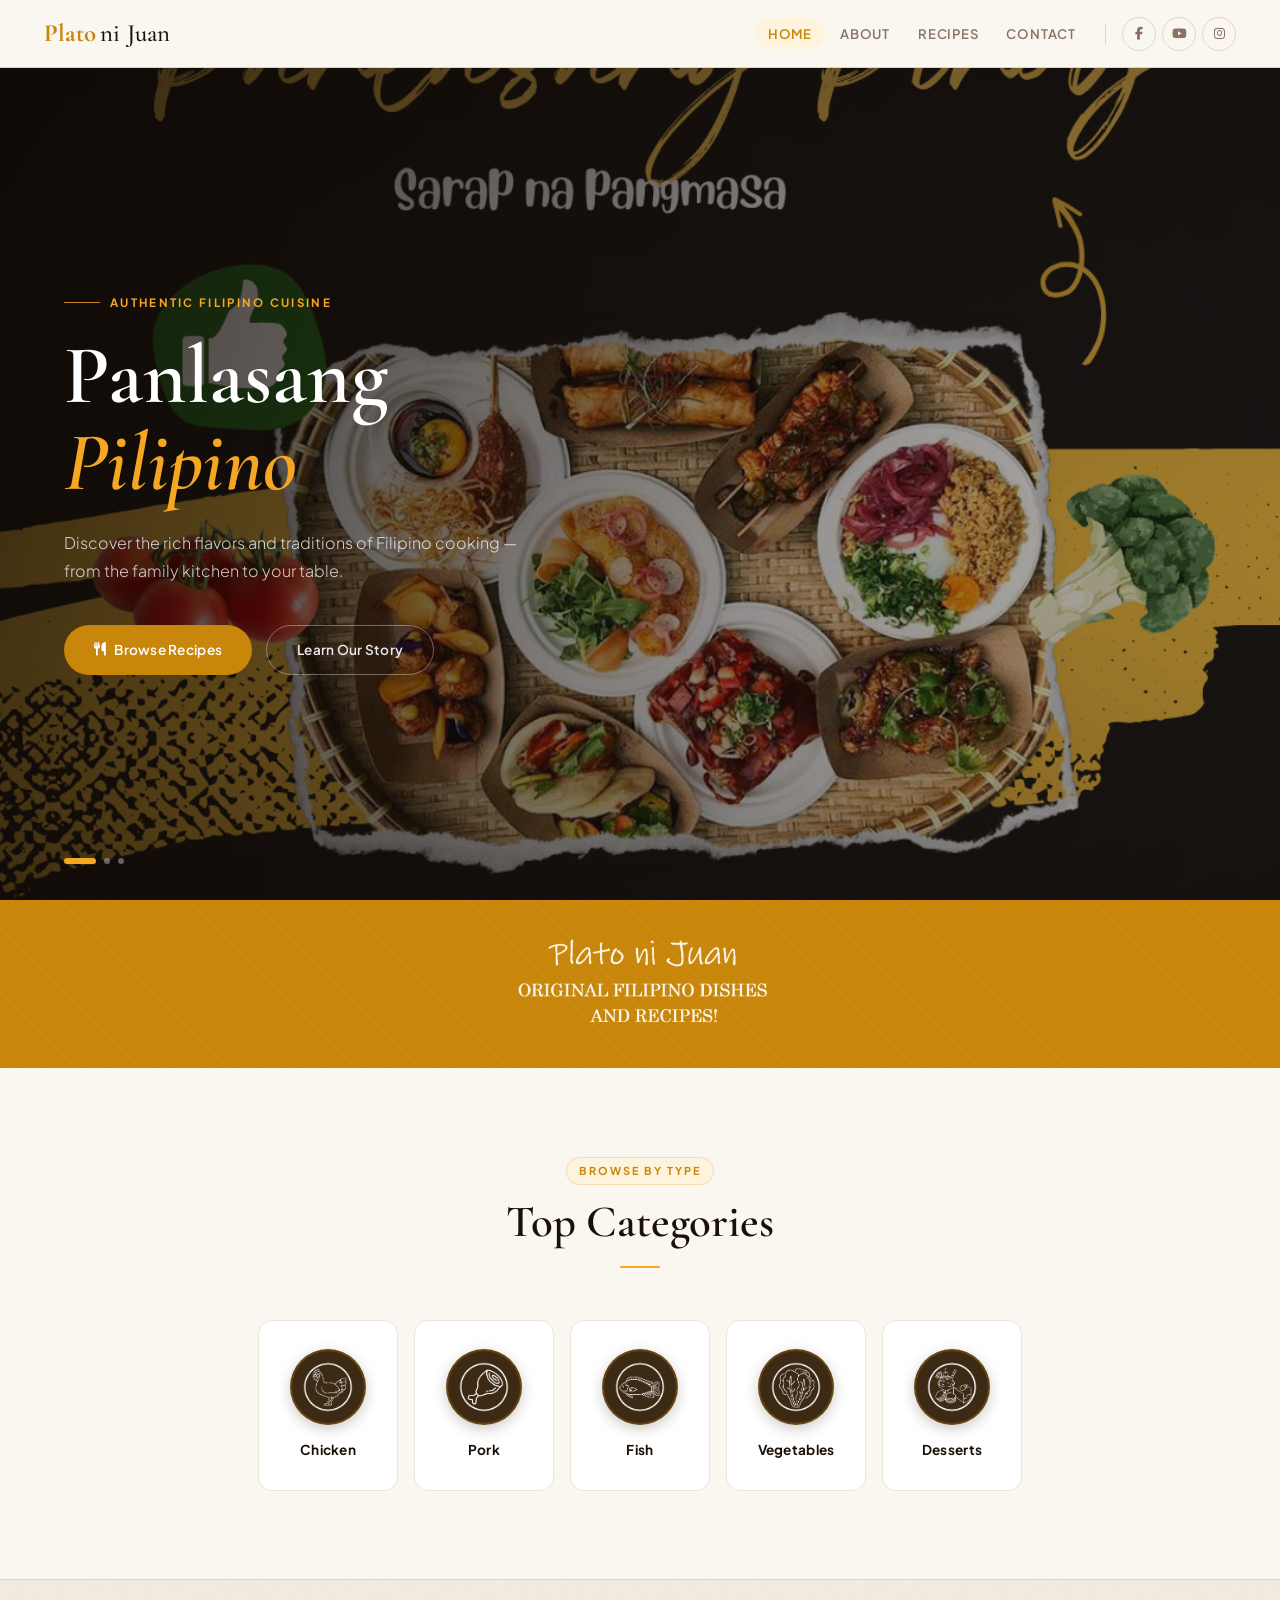
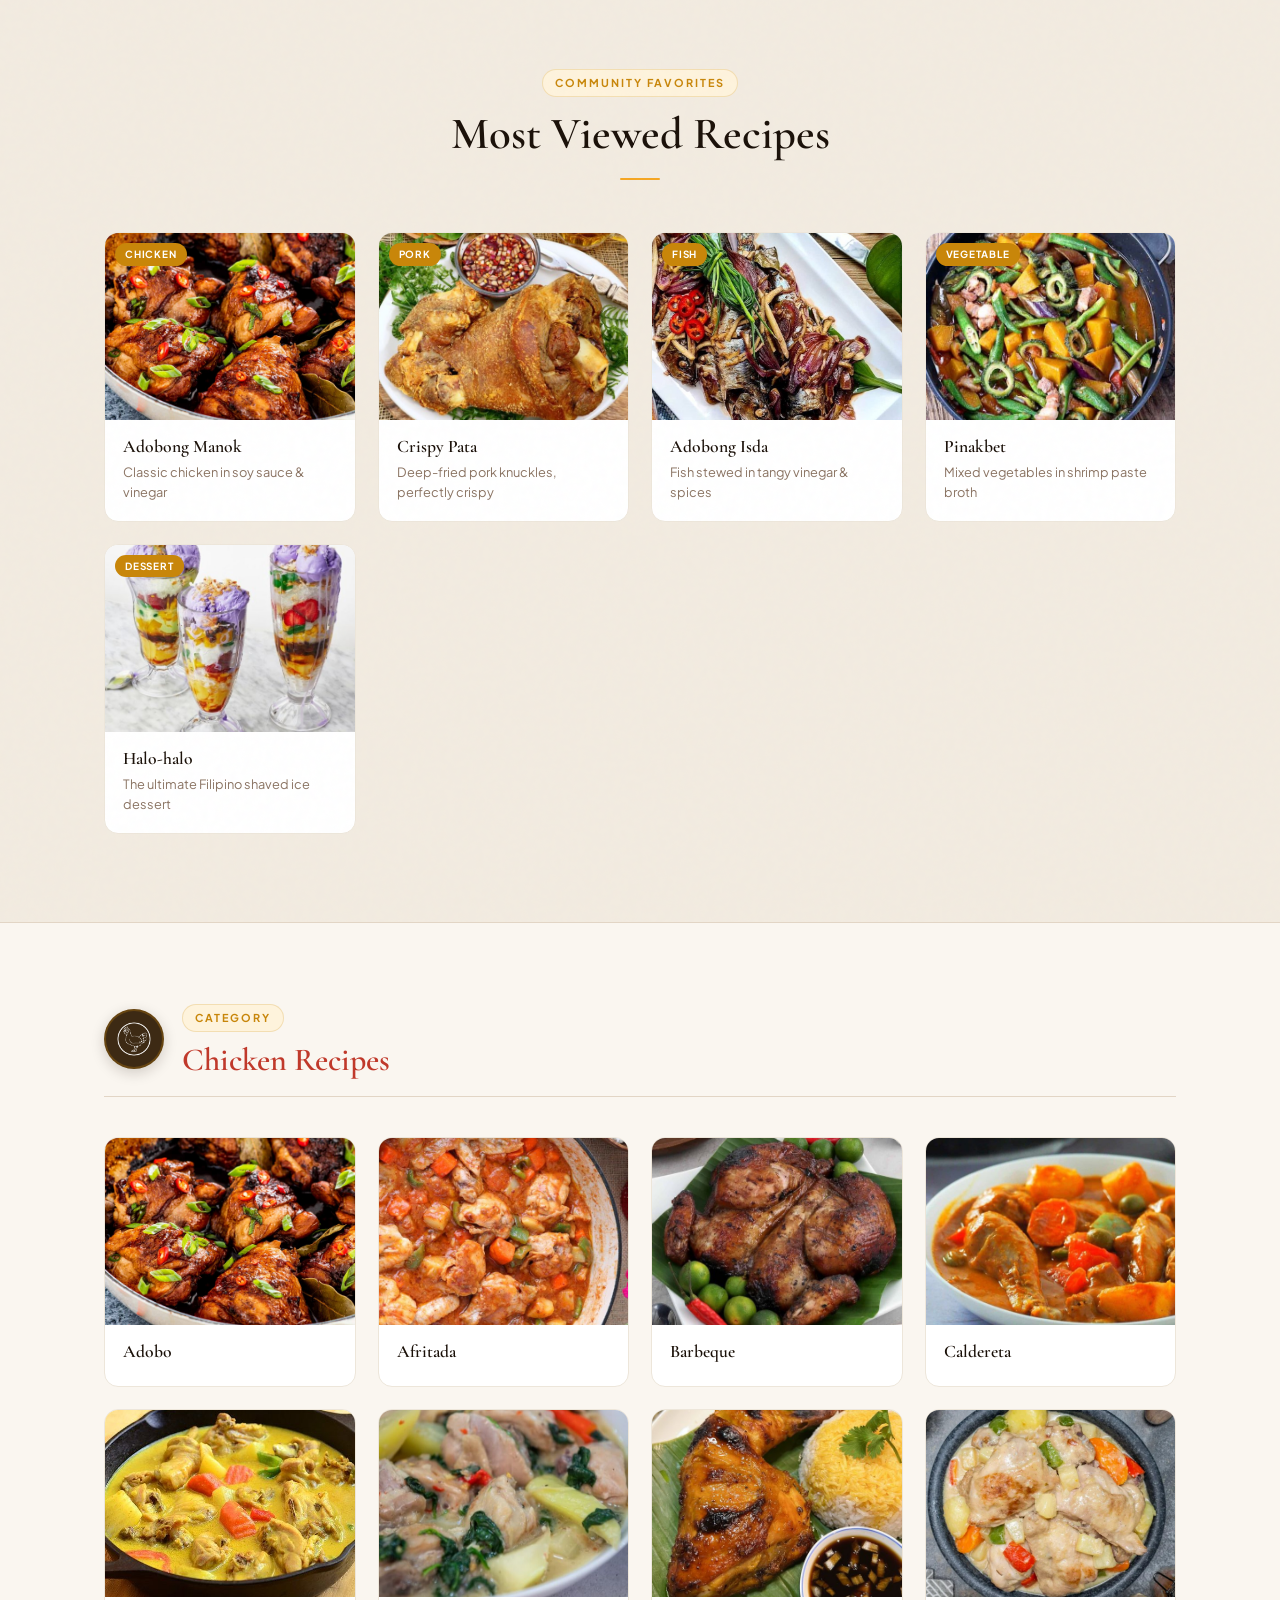
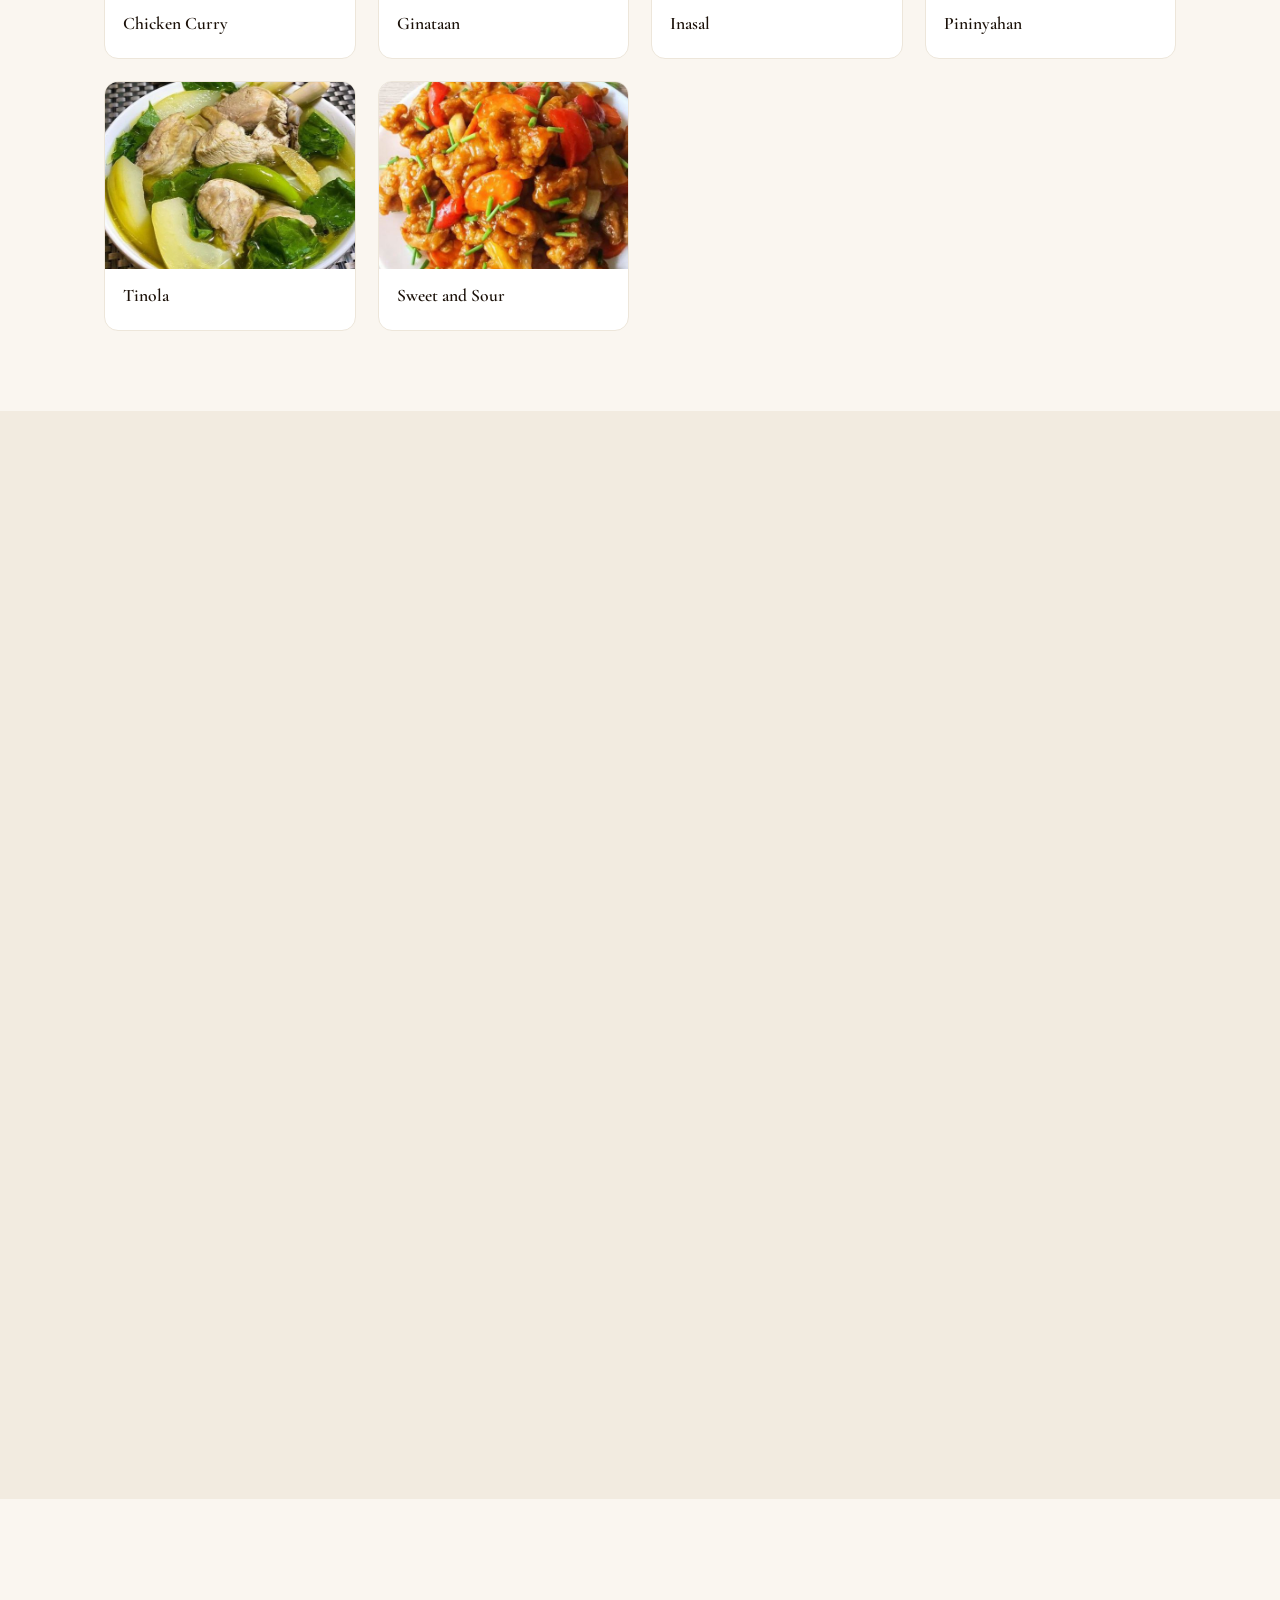
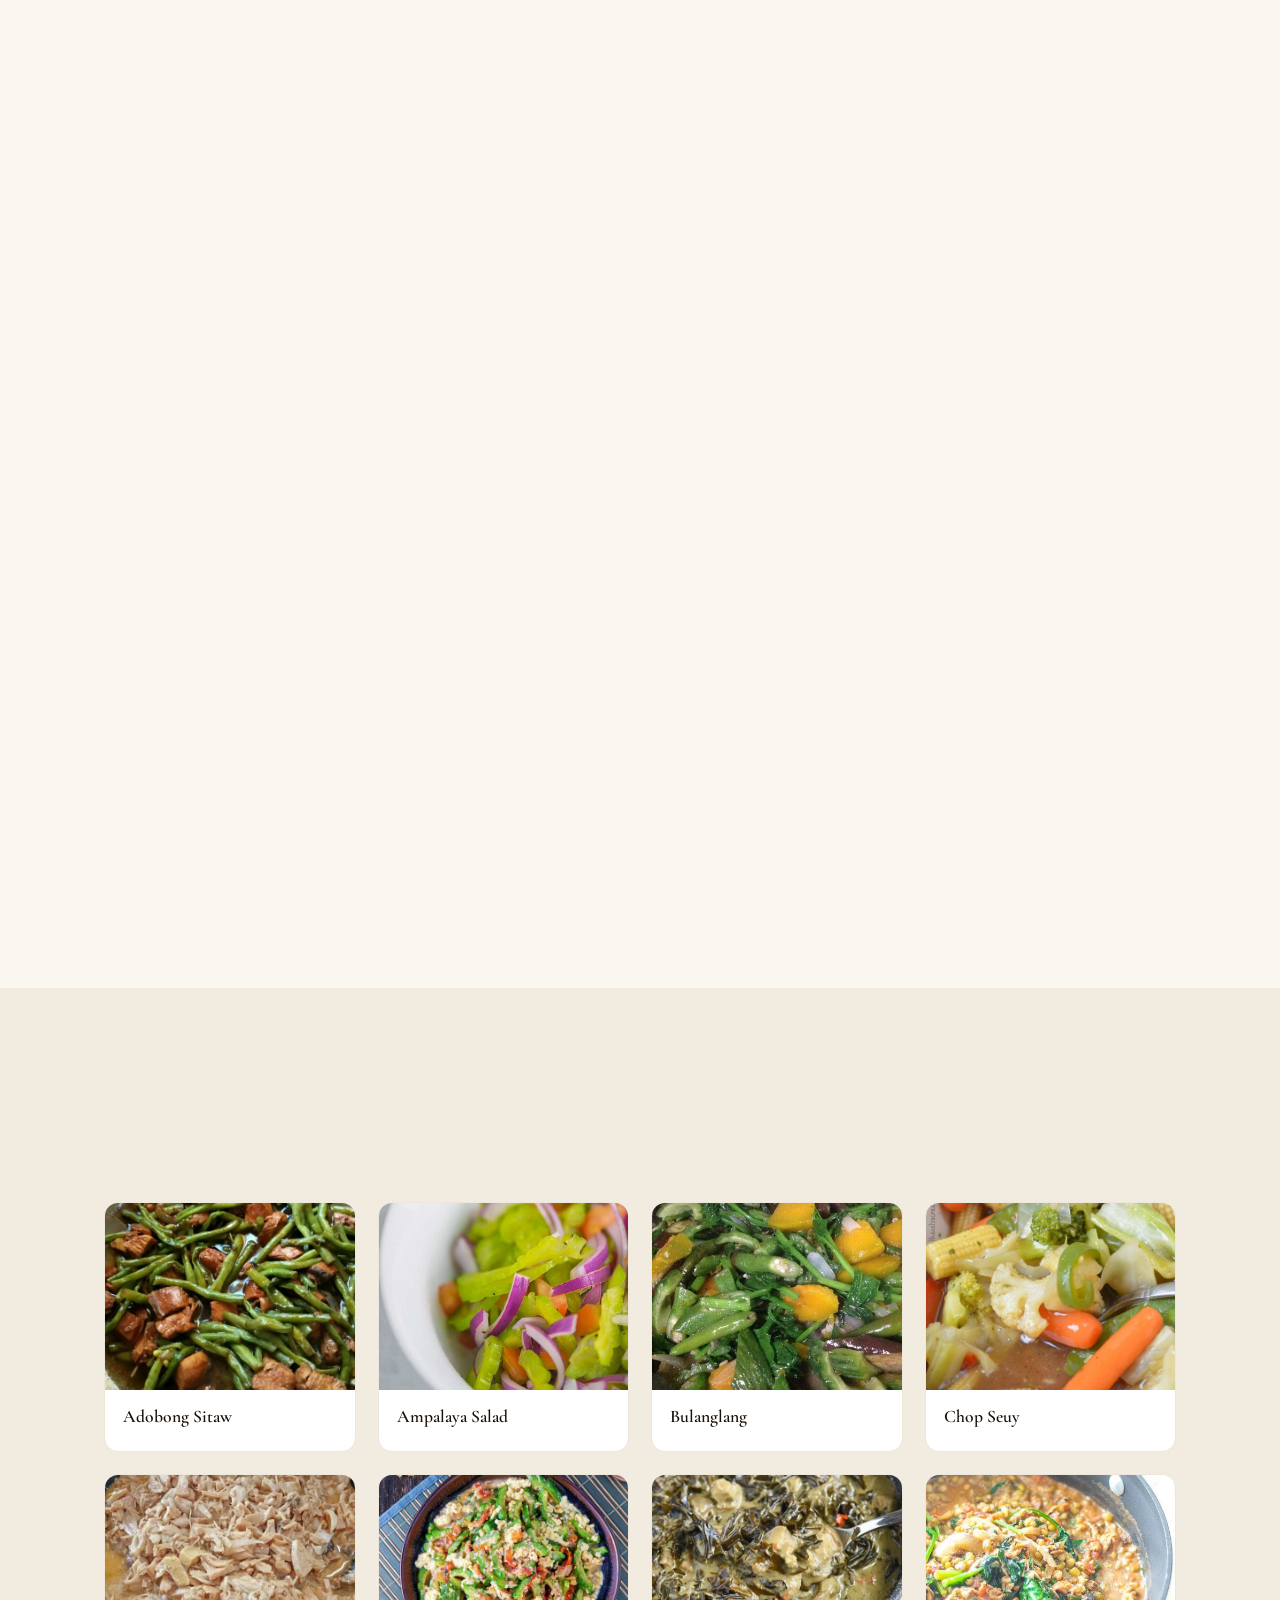
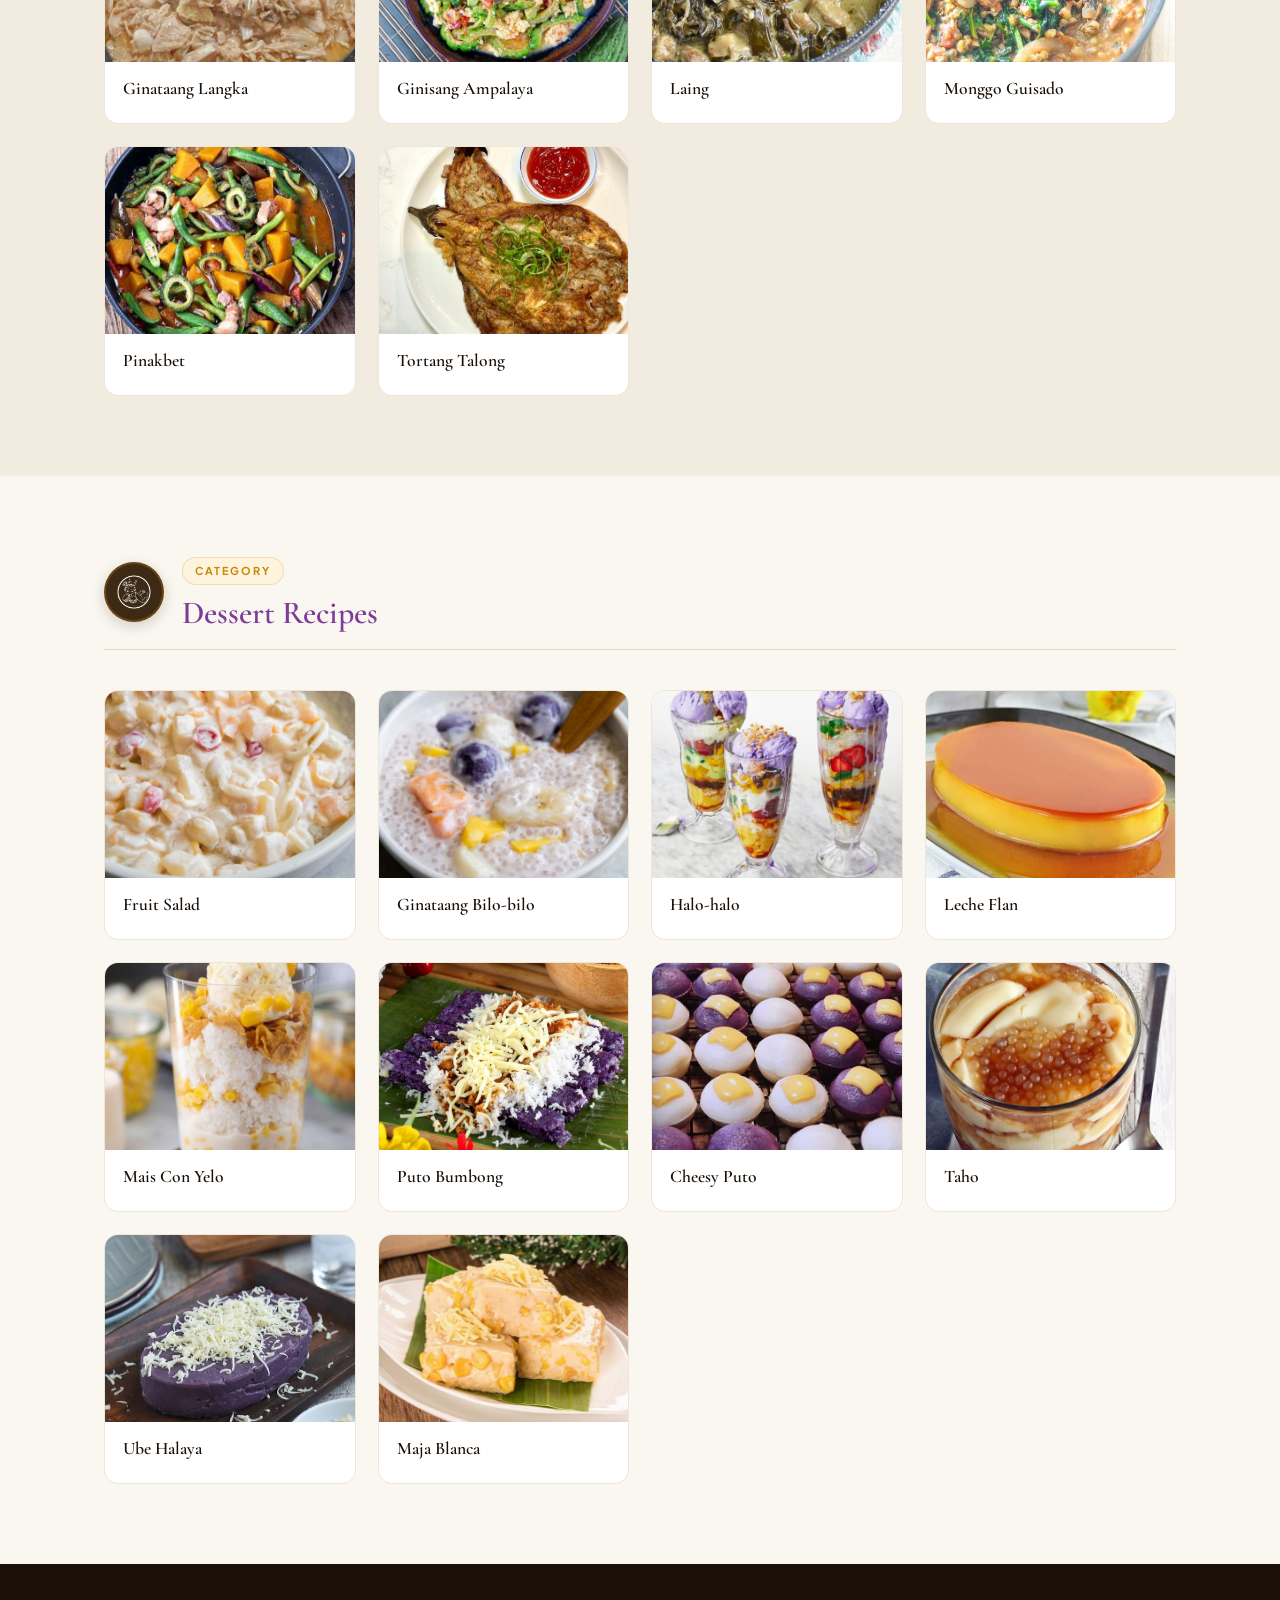
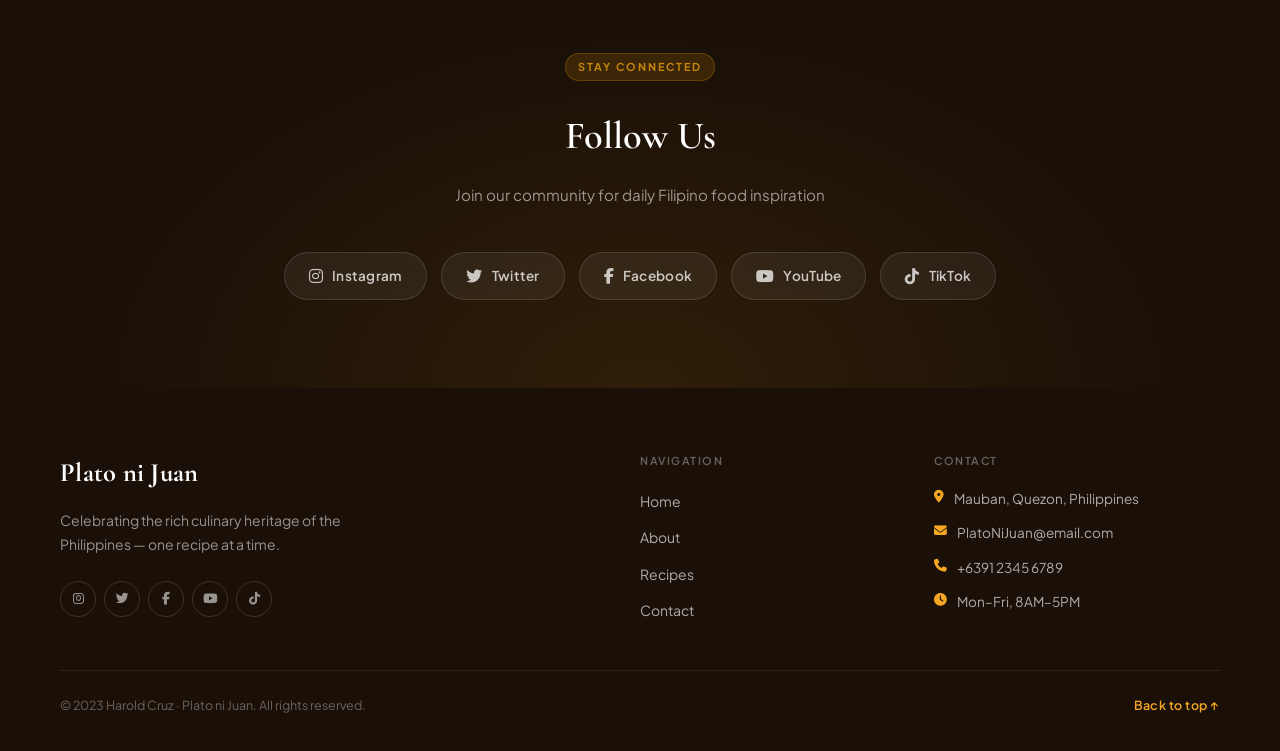
<file: index.html>
<!DOCTYPE html>
<html lang="en">
<head>
  <meta charset="UTF-8">
  <meta name="viewport" content="width=device-width, initial-scale=1.0">
  <title>Plato ni Juan — Filipino Recipes</title>
  <link rel="icon" href="img/logo_chicken.png" type="image/png">
  <link rel="stylesheet" href="css/main.css">
  <link rel="stylesheet" href="css/home.css">
  <link rel="stylesheet" href="https://cdnjs.cloudflare.com/ajax/libs/font-awesome/6.4.0/css/all.min.css">
</head>
<body>

  <!-- NAVBAR -->
  <nav class="navbar">
    <a href="index.html" class="nav-brand">Plato <span>ni Juan</span></a>
    <button class="nav-toggle" aria-label="Toggle menu">
      <span></span><span></span><span></span>
    </button>
    <div class="nav-menu">
      <ul class="nav-links">
        <li><a href="index.html">Home</a></li>
        <li><a href="pages/about.html">About</a></li>
        <li><a href="pages/recipes.html">Recipes</a></li>
        <li><a href="pages/contact.html">Contact</a></li>
      </ul>
      <div class="nav-divider"></div>
      <div class="nav-social">
        <a href="https://www.facebook.com/profile.php?id=100067698742326" target="_blank" aria-label="Facebook"><i class="fab fa-facebook-f"></i></a>
        <a href="https://www.youtube.com/" target="_blank" aria-label="YouTube"><i class="fab fa-youtube"></i></a>
        <a href="https://www.instagram.com/hagoldmendezz/" target="_blank" aria-label="Instagram"><i class="fab fa-instagram"></i></a>
      </div>
    </div>
  </nav>

  <main class="page-content">

    <!-- HERO -->
    <section class="hero">
      <div class="hero-slider">
        <div class="slide active">
          <img src="img/slide2.png" alt="Filipino food">
          <div class="slide-overlay"></div>
        </div>
        <div class="slide">
          <img src="img/slide3.png" alt="Filipino food">
          <div class="slide-overlay"></div>
        </div>
        <div class="slide">
          <img src="img/slide4.png" alt="Filipino food">
          <div class="slide-overlay"></div>
        </div>
      </div>

      <div class="hero-content">
        <div class="hero-eyebrow"><span class="hero-eyebrow-line"></span><p class="hero-label">Authentic Filipino Cuisine</p></div>
        <h1>Panlasang <em>Pilipino</em></h1>
        <p class="hero-sub">Discover the rich flavors and traditions of Filipino cooking — from the family kitchen to your table.</p>
        <div class="hero-actions">
          <a href="pages/recipes.html" class="btn btn-primary"><i class="fas fa-utensils"></i> Browse Recipes</a>
          <a href="pages/about.html" class="btn btn-outline">Learn Our Story</a>
        </div>
      </div>

      <div class="hero-dots">
        <button class="dot active" aria-label="Slide 1"></button>
        <button class="dot" aria-label="Slide 2"></button>
        <button class="dot" aria-label="Slide 3"></button>
      </div>
    </section>

    <!-- TAGLINE BANNER -->
    <section class="tagline-section">
      <div class="tagline-inner">
        <img src="img/tagline.png" alt="Plato ni Juan tagline" class="tagline-img">
      </div>
    </section>

    <!-- CATEGORIES -->
    <section class="categories-section">
      <div class="container">
        <div class="section-header fade-in">
          <span class="section-label">Browse by type</span>
          <h2>Top Categories</h2>
          <div class="section-divider"></div>
        </div>

        <div class="categories-grid fade-in">
          <a href="index.html#chicken" class="category-card">
            <div class="category-img">
              <img src="img/logo_chicken.png" alt="Chicken">
            </div>
            <span>Chicken</span>
          </a>
          <a href="index.html#pork" class="category-card">
            <div class="category-img">
              <img src="img/logo_pig.png" alt="Pork">
            </div>
            <span>Pork</span>
          </a>
          <a href="index.html#fish" class="category-card">
            <div class="category-img">
              <img src="img/logo_fish.png" alt="Fish">
            </div>
            <span>Fish</span>
          </a>
          <a href="index.html#vegetable" class="category-card">
            <div class="category-img">
              <img src="img/logo_vegetables.png" alt="Vegetables">
            </div>
            <span>Vegetables</span>
          </a>
          <a href="index.html#dessert" class="category-card">
            <div class="category-img">
              <img src="img/logo_dessert.png" alt="Desserts">
            </div>
            <span>Desserts</span>
          </a>
        </div>
      </div>
    </section>

    <!-- MOST VIEWED -->
    <section class="most-viewed-section">
      <div class="container">
        <div class="section-header fade-in">
          <span class="section-label">Community favorites</span>
          <h2>Most Viewed Recipes</h2>
          <div class="section-divider"></div>
        </div>

        <div class="recipe-grid fade-in">
          <a href="pages/recipes.html#Cadobo" class="recipe-card">
            <div class="recipe-card-img">
              <img src="img/C adobo.jpg" alt="Adobong Manok" onerror="this.src='img/displayHome.png'">
              <div class="recipe-card-badge">Chicken</div>
            </div>
            <div class="recipe-card-body">
              <h3>Adobong Manok</h3>
              <p>Classic chicken in soy sauce & vinegar</p>
            </div>
          </a>
          <a href="pages/recipes.html#Pcrispypata" class="recipe-card">
            <div class="recipe-card-img">
              <img src="img/P crispypata.jpg" alt="Crispy Pata" onerror="this.src='img/displayHome.png'">
              <div class="recipe-card-badge">Pork</div>
            </div>
            <div class="recipe-card-body">
              <h3>Crispy Pata</h3>
              <p>Deep-fried pork knuckles, perfectly crispy</p>
            </div>
          </a>
          <a href="pages/recipes.html#Fadobo" class="recipe-card">
            <div class="recipe-card-img">
              <img src="img/F adobo.jpg" alt="Adobong Isda" onerror="this.src='img/displayHome.png'">
              <div class="recipe-card-badge">Fish</div>
            </div>
            <div class="recipe-card-body">
              <h3>Adobong Isda</h3>
              <p>Fish stewed in tangy vinegar & spices</p>
            </div>
          </a>
          <a href="pages/recipes.html#Vpinakbet" class="recipe-card">
            <div class="recipe-card-img">
              <img src="img/V pinakbet.jpg" alt="Pinakbet" onerror="this.src='img/displayHome.png'">
              <div class="recipe-card-badge">Vegetable</div>
            </div>
            <div class="recipe-card-body">
              <h3>Pinakbet</h3>
              <p>Mixed vegetables in shrimp paste broth</p>
            </div>
          </a>
          <a href="pages/recipes.html#Dhalohalo" class="recipe-card">
            <div class="recipe-card-img">
              <img src="img/D halohalo.jpg" alt="Halo-halo" onerror="this.src='img/displayHome.png'">
              <div class="recipe-card-badge">Dessert</div>
            </div>
            <div class="recipe-card-body">
              <h3>Halo-halo</h3>
              <p>The ultimate Filipino shaved ice dessert</p>
            </div>
          </a>
        </div>
      </div>
    </section>

    <!-- CHICKEN -->
    <section class="recipe-section" id="chicken">
      <div class="container">
        <div class="recipe-section-header fade-in">
          <img src="img/logo_chicken.png" alt="Chicken" class="section-logo">
          <div>
            <span class="section-label">Category</span>
            <h2 class="section-title-colored" style="color:#C0392B">Chicken Recipes</h2>
          </div>
        </div>
        <div class="recipe-grid fade-in">
          <a href="pages/recipes.html#Cadobo" class="recipe-card"><div class="recipe-card-img"><img src="img/C adobo.jpg" alt="Adobo" onerror="this.src='img/displayHome.png'"></div><div class="recipe-card-body"><h3>Adobo</h3></div></a>
          <a href="pages/recipes.html#Cafritada" class="recipe-card"><div class="recipe-card-img"><img src="img/C afritada.jpg" alt="Afritada" onerror="this.src='img/displayHome.png'"></div><div class="recipe-card-body"><h3>Afritada</h3></div></a>
          <a href="pages/recipes.html#Cbarbeque" class="recipe-card"><div class="recipe-card-img"><img src="img/C barbeque.jpg" alt="Barbeque" onerror="this.src='img/displayHome.png'"></div><div class="recipe-card-body"><h3>Barbeque</h3></div></a>
          <a href="pages/recipes.html#Ccaldereta" class="recipe-card"><div class="recipe-card-img"><img src="img/C caldereta.jpg" alt="Caldereta" onerror="this.src='img/displayHome.png'"></div><div class="recipe-card-body"><h3>Caldereta</h3></div></a>
          <a href="pages/recipes.html#Ccurry" class="recipe-card"><div class="recipe-card-img"><img src="img/C curry.jpg" alt="Curry" onerror="this.src='img/displayHome.png'"></div><div class="recipe-card-body"><h3>Chicken Curry</h3></div></a>
          <a href="pages/recipes.html#Cginataan" class="recipe-card"><div class="recipe-card-img"><img src="img/C ginataan.jpg" alt="Ginataan" onerror="this.src='img/displayHome.png'"></div><div class="recipe-card-body"><h3>Ginataan</h3></div></a>
          <a href="pages/recipes.html#Cinasal" class="recipe-card"><div class="recipe-card-img"><img src="img/C inasal.jpg" alt="Inasal" onerror="this.src='img/displayHome.png'"></div><div class="recipe-card-body"><h3>Inasal</h3></div></a>
          <a href="pages/recipes.html#Cpininyahan" class="recipe-card"><div class="recipe-card-img"><img src="img/C pininyahan.jpg" alt="Pininyahan" onerror="this.src='img/displayHome.png'"></div><div class="recipe-card-body"><h3>Pininyahan</h3></div></a>
          <a href="pages/recipes.html#Ctinola" class="recipe-card"><div class="recipe-card-img"><img src="img/C tinola.jpg" alt="Tinola" onerror="this.src='img/displayHome.png'"></div><div class="recipe-card-body"><h3>Tinola</h3></div></a>
          <a href="pages/recipes.html#Csweetandsour" class="recipe-card"><div class="recipe-card-img"><img src="img/C sweet and sour.jpg" alt="Sweet and Sour" onerror="this.src='img/displayHome.png'"></div><div class="recipe-card-body"><h3>Sweet and Sour</h3></div></a>
        </div>
      </div>
    </section>

    <!-- PORK -->
    <section class="recipe-section alt-bg" id="pork">
      <div class="container">
        <div class="recipe-section-header fade-in">
          <img src="img/logo_pig.png" alt="Pork" class="section-logo">
          <div>
            <span class="section-label">Category</span>
            <h2 class="section-title-colored" style="color:#8B4513">Pork Recipes</h2>
          </div>
        </div>
        <div class="recipe-grid fade-in">
          <a href="pages/recipes.html#Psisig" class="recipe-card"><div class="recipe-card-img"><img src="img/P sisig.jpg" alt="Sisig" onerror="this.src='img/displayHome.png'"></div><div class="recipe-card-body"><h3>Sisig</h3></div></a>
          <a href="pages/recipes.html#Pbicolexpress" class="recipe-card"><div class="recipe-card-img"><img src="img/P bicol express.jpg" alt="Bicol Express" onerror="this.src='img/displayHome.png'"></div><div class="recipe-card-body"><h3>Bicol Express</h3></div></a>
          <a href="pages/recipes.html#Pbistek" class="recipe-card"><div class="recipe-card-img"><img src="img/P bistek.jpg" alt="Bistek" onerror="this.src='img/displayHome.png'"></div><div class="recipe-card-body"><h3>Bistek</h3></div></a>
          <a href="pages/recipes.html#Pcrispypata" class="recipe-card"><div class="recipe-card-img"><img src="img/P crispypata.jpg" alt="Crispy Pata" onerror="this.src='img/displayHome.png'"></div><div class="recipe-card-body"><h3>Crispy Pata</h3></div></a>
          <a href="pages/recipes.html#Pdinuguan" class="recipe-card"><div class="recipe-card-img"><img src="img/P dinuguan.jpg" alt="Dinuguan" onerror="this.src='img/displayHome.png'"></div><div class="recipe-card-body"><h3>Dinuguan</h3></div></a>
          <a href="pages/recipes.html#Plechon" class="recipe-card"><div class="recipe-card-img"><img src="img/P lechon.jpg" alt="Lechon" onerror="this.src='img/displayHome.png'"></div><div class="recipe-card-body"><h3>Lechon</h3></div></a>
          <a href="pages/recipes.html#Pmenudo" class="recipe-card"><div class="recipe-card-img"><img src="img/P menudo.jpg" alt="Menudo" onerror="this.src='img/displayHome.png'"></div><div class="recipe-card-body"><h3>Menudo</h3></div></a>
          <a href="pages/recipes.html#Pnilaga" class="recipe-card"><div class="recipe-card-img"><img src="img/P nilaga.jpg" alt="Nilaga" onerror="this.src='img/displayHome.png'"></div><div class="recipe-card-body"><h3>Nilaga</h3></div></a>
          <a href="pages/recipes.html#Ppaksiw" class="recipe-card"><div class="recipe-card-img"><img src="img/P paksiw.jpg" alt="Paksiw" onerror="this.src='img/displayHome.png'"></div><div class="recipe-card-body"><h3>Paksiw</h3></div></a>
          <a href="pages/recipes.html#Psinigang" class="recipe-card"><div class="recipe-card-img"><img src="img/P sinigang.jpg" alt="Sinigang" onerror="this.src='img/displayHome.png'"></div><div class="recipe-card-body"><h3>Sinigang</h3></div></a>
        </div>
      </div>
    </section>

    <!-- FISH -->
    <section class="recipe-section" id="fish">
      <div class="container">
        <div class="recipe-section-header fade-in">
          <img src="img/logo_fish.png" alt="Fish" class="section-logo">
          <div>
            <span class="section-label">Category</span>
            <h2 class="section-title-colored" style="color:#1A5276">Fish Recipes</h2>
          </div>
        </div>
        <div class="recipe-grid fade-in">
          <a href="pages/recipes.html#Fadobo" class="recipe-card"><div class="recipe-card-img"><img src="img/F adobo.jpg" alt="Adobo" onerror="this.src='img/displayHome.png'"></div><div class="recipe-card-body"><h3>Adobo</h3></div></a>
          <a href="pages/recipes.html#Fadobonghito" class="recipe-card"><div class="recipe-card-img"><img src="img/F adobo hito.jpg" alt="Adobong Hito" onerror="this.src='img/displayHome.png'"></div><div class="recipe-card-body"><h3>Adobong Hito</h3></div></a>
          <a href="pages/recipes.html#Fbangsilog" class="recipe-card"><div class="recipe-card-img"><img src="img/F bangsilog.jpg" alt="Bangsilog" onerror="this.src='img/displayHome.png'"></div><div class="recipe-card-body"><h3>Bangsilog</h3></div></a>
          <a href="pages/recipes.html#Fdaing" class="recipe-card"><div class="recipe-card-img"><img src="img/F daing.jpg" alt="Totsong Bangus" onerror="this.src='img/displayHome.png'"></div><div class="recipe-card-body"><h3>Totsong Bangus</h3></div></a>
          <a href="pages/recipes.html#Ffrieddaing" class="recipe-card"><div class="recipe-card-img"><img src="img/F fried daing.jpg" alt="Fried Daing" onerror="this.src='img/displayHome.png'"></div><div class="recipe-card-body"><h3>Fried Daing</h3></div></a>
          <a href="pages/recipes.html#Fkinunot" class="recipe-card"><div class="recipe-card-img"><img src="img/F kinunot.jpg" alt="Kinunot" onerror="this.src='img/displayHome.png'"></div><div class="recipe-card-body"><h3>Kinunot</h3></div></a>
          <a href="pages/recipes.html#Flamayo" class="recipe-card"><div class="recipe-card-img"><img src="img/F lamayo.jpg" alt="Lamayo" onerror="this.src='img/displayHome.png'"></div><div class="recipe-card-body"><h3>Lamayo</h3></div></a>
          <a href="pages/recipes.html#Fpinangat" class="recipe-card"><div class="recipe-card-img"><img src="img/F pinangat.jpg" alt="Pinangat" onerror="this.src='img/displayHome.png'"></div><div class="recipe-card-body"><h3>Pinangat</h3></div></a>
          <a href="pages/recipes.html#Fsinanglay" class="recipe-card"><div class="recipe-card-img"><img src="img/F sinanglay.jpg" alt="Sinanglay" onerror="this.src='img/displayHome.png'"></div><div class="recipe-card-body"><h3>Sinanglay</h3></div></a>
          <a href="pages/recipes.html#Fsinigang" class="recipe-card"><div class="recipe-card-img"><img src="img/F sinigang.jpg" alt="Sinigang" onerror="this.src='img/displayHome.png'"></div><div class="recipe-card-body"><h3>Sinigang</h3></div></a>
        </div>
      </div>
    </section>

    <!-- VEGETABLES -->
    <section class="recipe-section alt-bg" id="vegetable">
      <div class="container">
        <div class="recipe-section-header fade-in">
          <img src="img/logo_vegetables.png" alt="Vegetables" class="section-logo">
          <div>
            <span class="section-label">Category</span>
            <h2 class="section-title-colored" style="color:#1E8449">Vegetable Recipes</h2>
          </div>
        </div>
        <div class="recipe-grid fade-in">
          <a href="pages/recipes.html#Vadobongsitaw" class="recipe-card"><div class="recipe-card-img"><img src="img/V adobong sitaw.jpg" alt="Adobong Sitaw" onerror="this.src='img/displayHome.png'"></div><div class="recipe-card-body"><h3>Adobong Sitaw</h3></div></a>
          <a href="pages/recipes.html#Vampalayasalad" class="recipe-card"><div class="recipe-card-img"><img src="img/V ampalayasalad.jpg" alt="Ampalaya Salad" onerror="this.src='img/displayHome.png'"></div><div class="recipe-card-body"><h3>Ampalaya Salad</h3></div></a>
          <a href="pages/recipes.html#Vbulanglang" class="recipe-card"><div class="recipe-card-img"><img src="img/V bulanglang.jpg" alt="Bulanglang" onerror="this.src='img/displayHome.png'"></div><div class="recipe-card-body"><h3>Bulanglang</h3></div></a>
          <a href="pages/recipes.html#Vchopseuy" class="recipe-card"><div class="recipe-card-img"><img src="img/V chopseuy.jpg" alt="Chop Seuy" onerror="this.src='img/displayHome.png'"></div><div class="recipe-card-body"><h3>Chop Seuy</h3></div></a>
          <a href="pages/recipes.html#Vginataanglangka" class="recipe-card"><div class="recipe-card-img"><img src="img/V ginataanglangka.jpg" alt="Ginataang Langka" onerror="this.src='img/displayHome.png'"></div><div class="recipe-card-body"><h3>Ginataang Langka</h3></div></a>
          <a href="pages/recipes.html#Vginisangampalaya" class="recipe-card"><div class="recipe-card-img"><img src="img/V ginisang ampalaya.jpg" alt="Ginisang Ampalaya" onerror="this.src='img/displayHome.png'"></div><div class="recipe-card-body"><h3>Ginisang Ampalaya</h3></div></a>
          <a href="pages/recipes.html#Vlaing" class="recipe-card"><div class="recipe-card-img"><img src="img/V laing.jpg" alt="Laing" onerror="this.src='img/displayHome.png'"></div><div class="recipe-card-body"><h3>Laing</h3></div></a>
          <a href="pages/recipes.html#Vmonggoguisado" class="recipe-card"><div class="recipe-card-img"><img src="img/V monggo guisado.jpg" alt="Monggo Guisado" onerror="this.src='img/displayHome.png'"></div><div class="recipe-card-body"><h3>Monggo Guisado</h3></div></a>
          <a href="pages/recipes.html#Vpinakbet" class="recipe-card"><div class="recipe-card-img"><img src="img/V pinakbet.jpg" alt="Pinakbet" onerror="this.src='img/displayHome.png'"></div><div class="recipe-card-body"><h3>Pinakbet</h3></div></a>
          <a href="pages/recipes.html#Vtortangtalong" class="recipe-card"><div class="recipe-card-img"><img src="img/V tortang talong.jpg" alt="Tortang Talong" onerror="this.src='img/displayHome.png'"></div><div class="recipe-card-body"><h3>Tortang Talong</h3></div></a>
        </div>
      </div>
    </section>

    <!-- DESSERTS -->
    <section class="recipe-section" id="dessert">
      <div class="container">
        <div class="recipe-section-header fade-in">
          <img src="img/logo_dessert.png" alt="Desserts" class="section-logo">
          <div>
            <span class="section-label">Category</span>
            <h2 class="section-title-colored" style="color:#7D3C98">Dessert Recipes</h2>
          </div>
        </div>
        <div class="recipe-grid fade-in">
          <a href="pages/recipes.html#Dfruitsalad" class="recipe-card"><div class="recipe-card-img"><img src="img/D fruit salad.jpg" alt="Fruit Salad" onerror="this.src='img/displayHome.png'"></div><div class="recipe-card-body"><h3>Fruit Salad</h3></div></a>
          <a href="pages/recipes.html#Dginataangbilobilo" class="recipe-card"><div class="recipe-card-img"><img src="img/D ginataang bilo.jpg" alt="Ginataang Bilo-bilo" onerror="this.src='img/displayHome.png'"></div><div class="recipe-card-body"><h3>Ginataang Bilo-bilo</h3></div></a>
          <a href="pages/recipes.html#Dhalohalo" class="recipe-card"><div class="recipe-card-img"><img src="img/D halohalo.jpg" alt="Halo-halo" onerror="this.src='img/displayHome.png'"></div><div class="recipe-card-body"><h3>Halo-halo</h3></div></a>
          <a href="pages/recipes.html#Dlecheflan" class="recipe-card"><div class="recipe-card-img"><img src="img/D leche flan.jpg" alt="Leche Flan" onerror="this.src='img/displayHome.png'"></div><div class="recipe-card-body"><h3>Leche Flan</h3></div></a>
          <a href="pages/recipes.html#Dmaisconyelo" class="recipe-card"><div class="recipe-card-img"><img src="img/D mais con yelo.jpg" alt="Mais Con Yelo" onerror="this.src='img/displayHome.png'"></div><div class="recipe-card-body"><h3>Mais Con Yelo</h3></div></a>
          <a href="pages/recipes.html#Dputobumbong" class="recipe-card"><div class="recipe-card-img"><img src="img/D puto bongbong.jpg" alt="Puto Bumbong" onerror="this.src='img/displayHome.png'"></div><div class="recipe-card-body"><h3>Puto Bumbong</h3></div></a>
          <a href="pages/recipes.html#Dcheesyputo" class="recipe-card"><div class="recipe-card-img"><img src="img/D puto.jpg" alt="Cheesy Puto" onerror="this.src='img/displayHome.png'"></div><div class="recipe-card-body"><h3>Cheesy Puto</h3></div></a>
          <a href="pages/recipes.html#Dtaho" class="recipe-card"><div class="recipe-card-img"><img src="img/D taho.jpg" alt="Taho" onerror="this.src='img/displayHome.png'"></div><div class="recipe-card-body"><h3>Taho</h3></div></a>
          <a href="pages/recipes.html#Dubehalaya" class="recipe-card"><div class="recipe-card-img"><img src="img/D ube halaya.jpg" alt="Ube Halaya" onerror="this.src='img/displayHome.png'"></div><div class="recipe-card-body"><h3>Ube Halaya</h3></div></a>
          <a href="pages/recipes.html#Dmajablanca" class="recipe-card"><div class="recipe-card-img"><img src="img/d maja blanca.jpg" alt="Maja Blanca" onerror="this.src='img/displayHome.png'"></div><div class="recipe-card-body"><h3>Maja Blanca</h3></div></a>
        </div>
      </div>
    </section>

    <!-- SOCIAL FOLLOW -->
    <section class="social-section">
      <div class="container">
        <div class="social-inner fade-in">
          <p class="section-label">Stay connected</p>
          <h2>Follow Us</h2>
          <p class="social-sub">Join our community for daily Filipino food inspiration</p>
          <div class="social-icons">
            <a href="https://www.instagram.com/hagoldmendezz/" target="_blank" class="social-icon instagram" aria-label="Instagram">
              <i class="fab fa-instagram"></i>
              <span>Instagram</span>
            </a>
            <a href="https://twitter.com/" target="_blank" class="social-icon twitter" aria-label="Twitter">
              <i class="fab fa-twitter"></i>
              <span>Twitter</span>
            </a>
            <a href="https://www.facebook.com/profile.php?id=100067698742326" target="_blank" class="social-icon facebook" aria-label="Facebook">
              <i class="fab fa-facebook-f"></i>
              <span>Facebook</span>
            </a>
            <a href="https://www.youtube.com/" target="_blank" class="social-icon youtube" aria-label="YouTube">
              <i class="fab fa-youtube"></i>
              <span>YouTube</span>
            </a>
            <a href="https://www.tiktok.com/" target="_blank" class="social-icon tiktok" aria-label="TikTok">
              <i class="fab fa-tiktok"></i>
              <span>TikTok</span>
            </a>
          </div>
        </div>
      </div>
    </section>

  </main>

  <!-- FOOTER -->
  <footer class="site-footer">
    <div class="footer-inner">
      <div class="footer-brand">
        <h2>Plato ni Juan</h2>
        <p>Celebrating the rich culinary heritage of the Philippines — one recipe at a time.</p>
        <div class="footer-social">
          <a href="https://www.instagram.com/hagoldmendezz/" target="_blank" aria-label="Instagram"><i class="fab fa-instagram"></i></a>
          <a href="https://twitter.com/" target="_blank" aria-label="Twitter"><i class="fab fa-twitter"></i></a>
          <a href="https://www.facebook.com/profile.php?id=100067698742326" target="_blank" aria-label="Facebook"><i class="fab fa-facebook-f"></i></a>
          <a href="https://www.youtube.com/" target="_blank" aria-label="YouTube"><i class="fab fa-youtube"></i></a>
          <a href="https://www.tiktok.com/" target="_blank" aria-label="TikTok"><i class="fab fa-tiktok"></i></a>
        </div>
      </div>
      <div class="footer-nav">
        <h4>Navigation</h4>
        <ul>
          <li><a href="index.html">Home</a></li>
          <li><a href="pages/about.html">About</a></li>
          <li><a href="pages/recipes.html">Recipes</a></li>
          <li><a href="pages/contact.html">Contact</a></li>
        </ul>
      </div>
      <div class="footer-contact">
        <h4>Contact</h4>
        <p><i class="fas fa-map-marker-alt"></i> Mauban, Quezon, Philippines</p>
        <p><i class="fas fa-envelope"></i> PlatoNiJuan@email.com</p>
        <p><i class="fas fa-phone"></i> +6391 2345 6789</p>
        <p><i class="fas fa-clock"></i> Mon–Fri, 8AM–5PM</p>
      </div>
    </div>
    <div class="footer-bottom">
      <p>© 2023 Harold Cruz · Plato ni Juan. All rights reserved.</p>
      <a href="#" class="back-to-top">Back to top ↑</a>
    </div>
  </footer>

  <script src="js/main.js"></script>
  <script src="js/home.js"></script>
</body>
</html>
</file>
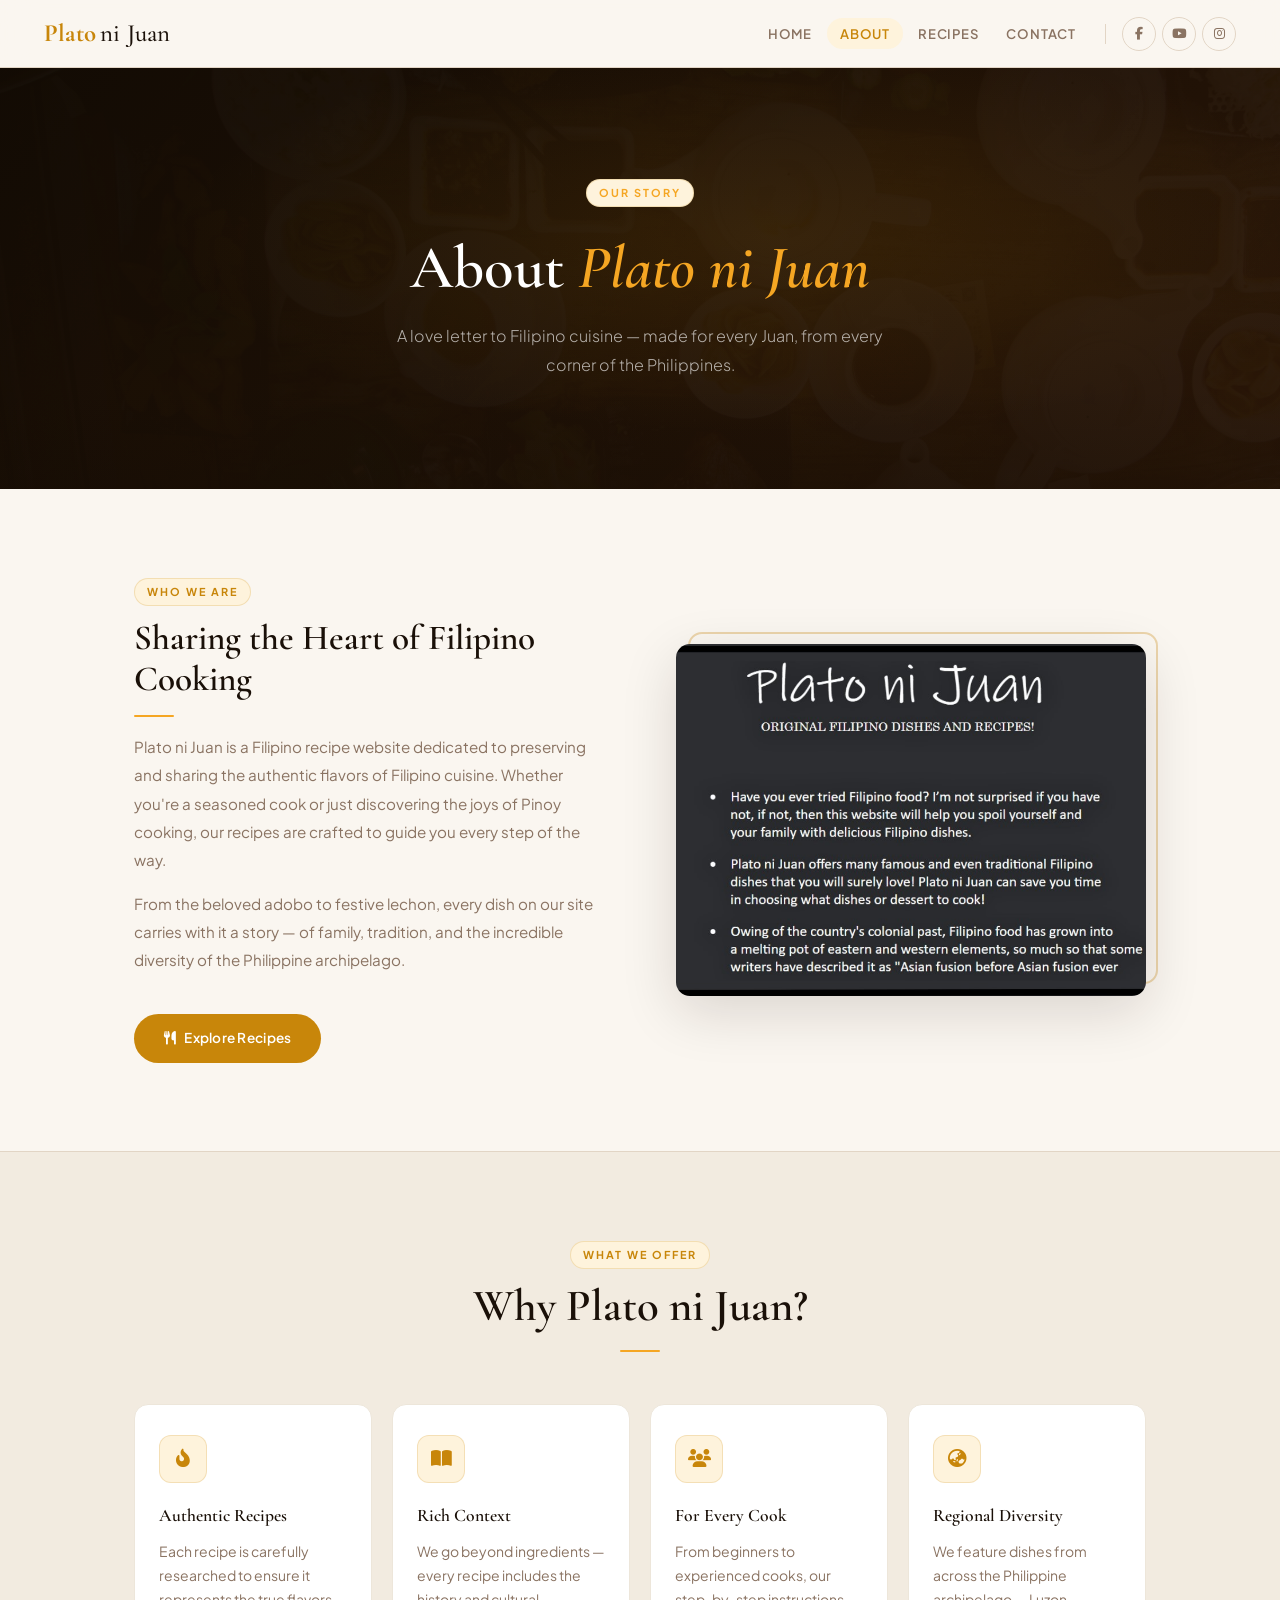
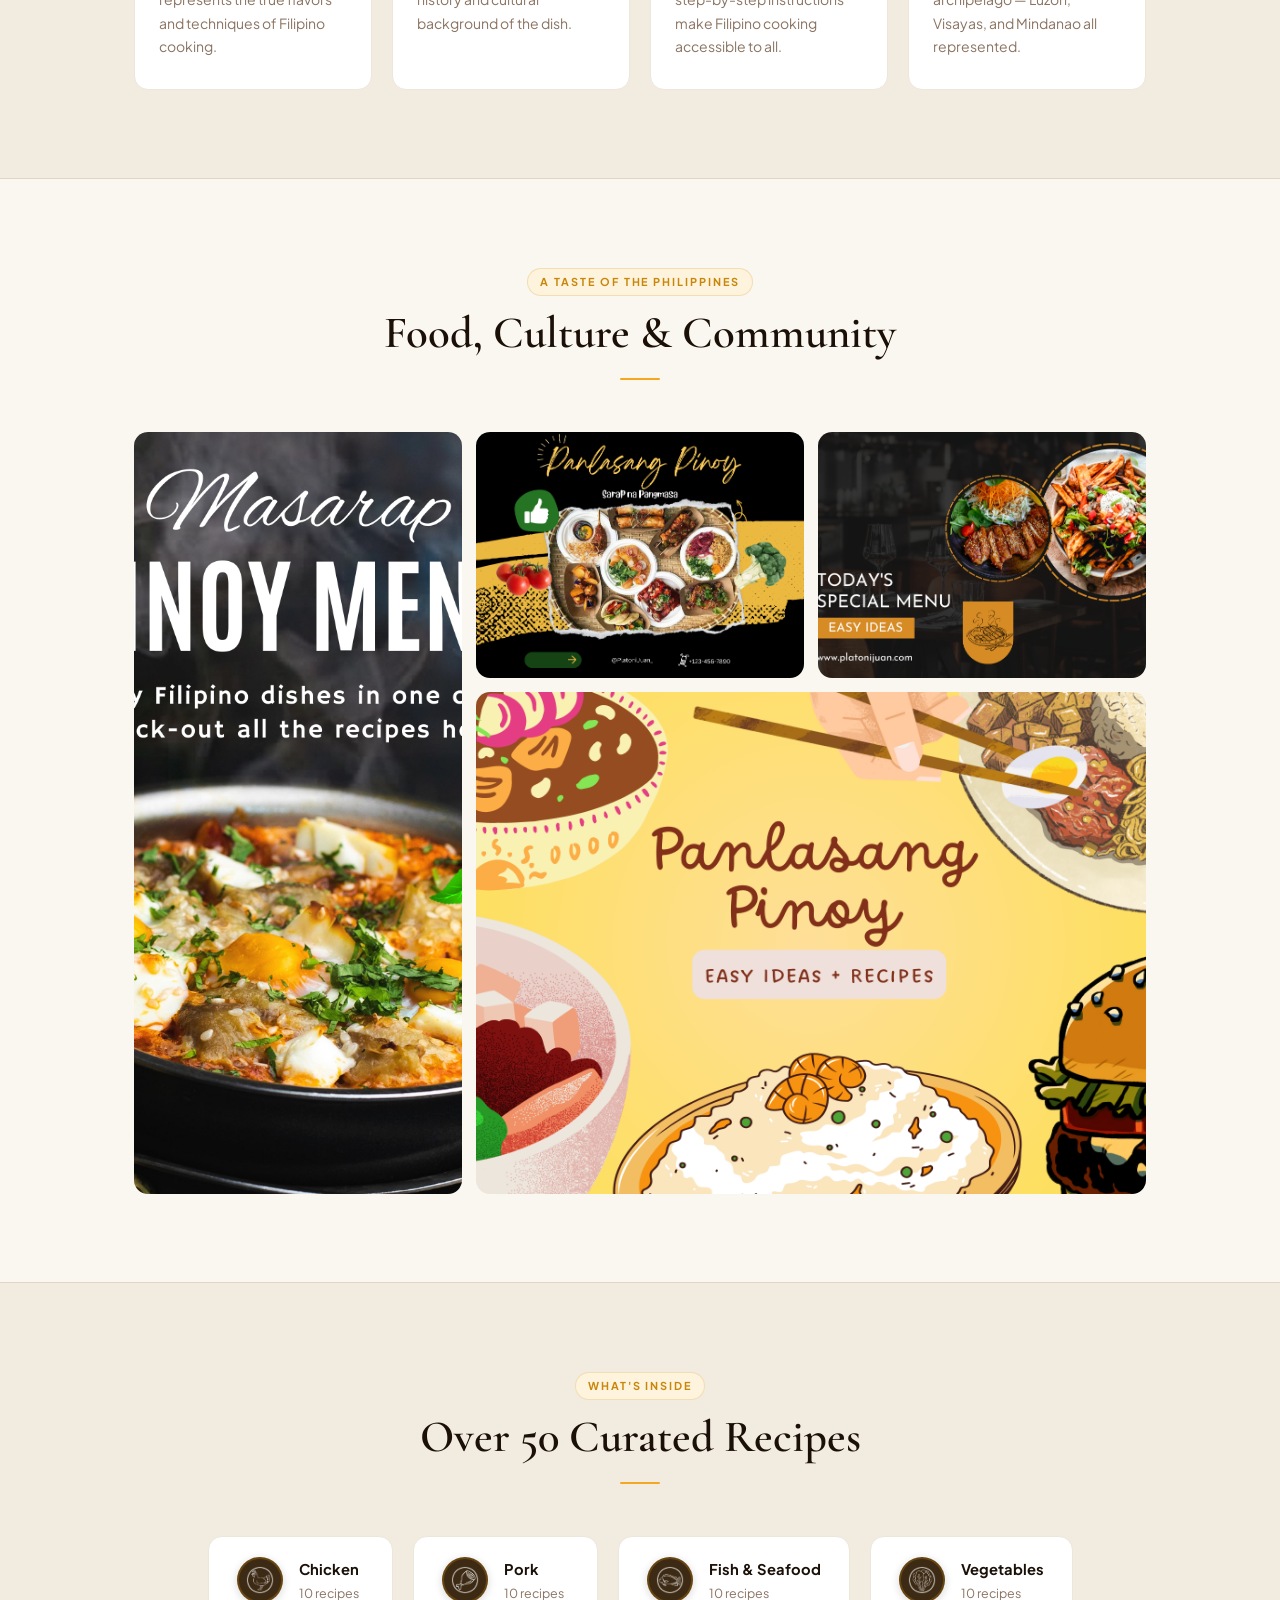
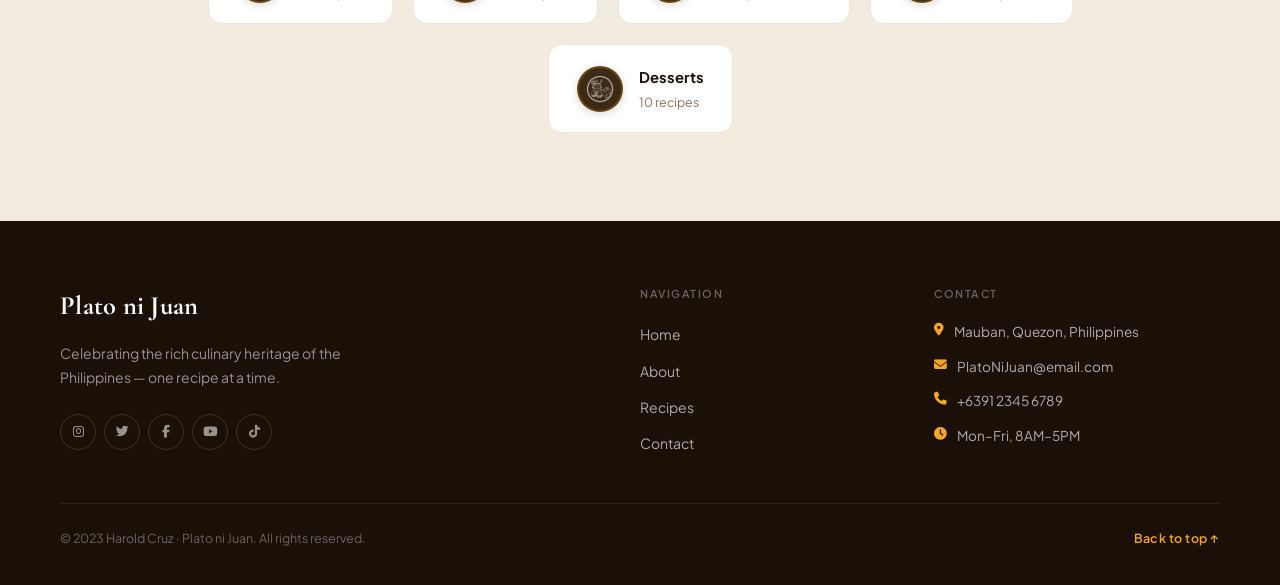
<file: pages/about.html>
<!DOCTYPE html>
<html lang="en">
<head>
  <meta charset="UTF-8">
  <meta name="viewport" content="width=device-width, initial-scale=1.0">
  <title>About — Plato ni Juan</title>
  <link rel="icon" href="../img/logo_chicken.png" type="image/png">
  <link rel="stylesheet" href="../css/main.css">
  <link rel="stylesheet" href="../css/about.css">
  <link rel="stylesheet" href="https://cdnjs.cloudflare.com/ajax/libs/font-awesome/6.4.0/css/all.min.css">
</head>
<body>

  <nav class="navbar">
    <a href="../index.html" class="nav-brand">Plato <span>ni Juan</span></a>
    <button class="nav-toggle" aria-label="Toggle menu">
      <span></span><span></span><span></span>
    </button>
    <div class="nav-menu">
      <ul class="nav-links">
        <li><a href="../index.html">Home</a></li>
        <li><a href="about.html" class="active">About</a></li>
        <li><a href="recipes.html">Recipes</a></li>
        <li><a href="contact.html">Contact</a></li>
      </ul>
      <div class="nav-divider"></div>
      <div class="nav-social">
        <a href="https://www.facebook.com/profile.php?id=100067698742326" target="_blank" aria-label="Facebook"><i class="fab fa-facebook-f"></i></a>
        <a href="https://www.youtube.com/" target="_blank" aria-label="YouTube"><i class="fab fa-youtube"></i></a>
        <a href="https://www.instagram.com/hagoldmendezz/" target="_blank" aria-label="Instagram"><i class="fab fa-instagram"></i></a>
      </div>
    </div>
  </nav>

  <main class="page-content">

    <!-- PAGE HERO -->
    <section class="page-hero">
      <div class="page-hero-inner">
        <span class="section-label">Our story</span>
        <h1>About <em>Plato ni Juan</em></h1>
        <p>A love letter to Filipino cuisine — made for every Juan, from every corner of the Philippines.</p>
      </div>
    </section>

    <!-- INTRO -->
    <section class="about-intro">
      <div class="about-container">
        <div class="about-intro-text fade-in">
          <span class="section-label">Who we are</span>
          <h2>Sharing the Heart of Filipino Cooking</h2>
          <div class="section-divider" style="margin: 16px 0;"></div>
          <p>Plato ni Juan is a Filipino recipe website dedicated to preserving and sharing the authentic flavors of Filipino cuisine. Whether you're a seasoned cook or just discovering the joys of Pinoy cooking, our recipes are crafted to guide you every step of the way.</p>
          <p>From the beloved adobo to festive lechon, every dish on our site carries with it a story — of family, tradition, and the incredible diversity of the Philippine archipelago.</p>
          <a href="recipes.html" class="btn btn-primary" style="margin-top: 24px;"><i class="fas fa-utensils"></i> Explore Recipes</a>
        </div>
        <div class="about-intro-img fade-in">
          <img src="../img/intro.jpg" alt="Filipino food display">
        </div>
      </div>
    </section>

    <!-- FEATURES / VALUES -->
    <section class="about-values">
      <div class="about-container">
        <div class="section-header fade-in">
          <span class="section-label">What we offer</span>
          <h2>Why Plato ni Juan?</h2>
          <div class="section-divider"></div>
        </div>
        <div class="values-grid fade-in">
          <div class="value-card">
            <div class="value-icon"><i class="fas fa-fire-alt"></i></div>
            <h3>Authentic Recipes</h3>
            <p>Each recipe is carefully researched to ensure it represents the true flavors and techniques of Filipino cooking.</p>
          </div>
          <div class="value-card">
            <div class="value-icon"><i class="fas fa-book-open"></i></div>
            <h3>Rich Context</h3>
            <p>We go beyond ingredients — every recipe includes the history and cultural background of the dish.</p>
          </div>
          <div class="value-card">
            <div class="value-icon"><i class="fas fa-users"></i></div>
            <h3>For Every Cook</h3>
            <p>From beginners to experienced cooks, our step-by-step instructions make Filipino cooking accessible to all.</p>
          </div>
          <div class="value-card">
            <div class="value-icon"><i class="fas fa-globe-asia"></i></div>
            <h3>Regional Diversity</h3>
            <p>We feature dishes from across the Philippine archipelago — Luzon, Visayas, and Mindanao all represented.</p>
          </div>
        </div>
      </div>
    </section>

    <!-- PHOTO GALLERY -->
    <section class="about-gallery">
      <div class="about-container">
        <div class="section-header fade-in">
          <span class="section-label">A taste of the Philippines</span>
          <h2>Food, Culture & Community</h2>
          <div class="section-divider"></div>
        </div>
        <div class="gallery-grid fade-in">
          <div class="gallery-item large">
            <img src="../img/about1.png" alt="Filipino food 1">
          </div>
          <div class="gallery-item">
            <img src="../img/about2.png" alt="Filipino food 2">
          </div>
          <div class="gallery-item">
            <img src="../img/about3.png" alt="Filipino food 3">
          </div>
          <div class="gallery-item wide">
            <img src="../img/about4.png" alt="Filipino food 4">
          </div>
        </div>
      </div>
    </section>

    <!-- CATEGORIES SHOWCASE -->
    <section class="about-categories">
      <div class="about-container">
        <div class="section-header fade-in">
          <span class="section-label">What's inside</span>
          <h2>Over 50 Curated Recipes</h2>
          <div class="section-divider"></div>
        </div>
        <div class="cat-showcase fade-in">
          <div class="cat-item">
            <img src="../img/logo_chicken.png" alt="Chicken">
            <div>
              <h4>Chicken</h4>
              <p>10 recipes</p>
            </div>
          </div>
          <div class="cat-item">
            <img src="../img/logo_pig.png" alt="Pork">
            <div>
              <h4>Pork</h4>
              <p>10 recipes</p>
            </div>
          </div>
          <div class="cat-item">
            <img src="../img/logo_fish.png" alt="Fish">
            <div>
              <h4>Fish &amp; Seafood</h4>
              <p>10 recipes</p>
            </div>
          </div>
          <div class="cat-item">
            <img src="../img/logo_vegetables.png" alt="Vegetables">
            <div>
              <h4>Vegetables</h4>
              <p>10 recipes</p>
            </div>
          </div>
          <div class="cat-item">
            <img src="../img/logo_dessert.png" alt="Desserts">
            <div>
              <h4>Desserts</h4>
              <p>10 recipes</p>
            </div>
          </div>
        </div>
      </div>
    </section>

  </main>

  <!-- FOOTER -->
  <footer class="site-footer">
    <div class="footer-inner">
      <div class="footer-brand">
        <h2>Plato ni Juan</h2>
        <p>Celebrating the rich culinary heritage of the Philippines — one recipe at a time.</p>
        <div class="footer-social">
          <a href="https://www.instagram.com/hagoldmendezz/" target="_blank"><i class="fab fa-instagram"></i></a>
          <a href="https://twitter.com/" target="_blank"><i class="fab fa-twitter"></i></a>
          <a href="https://www.facebook.com/profile.php?id=100067698742326" target="_blank"><i class="fab fa-facebook-f"></i></a>
          <a href="https://www.youtube.com/" target="_blank"><i class="fab fa-youtube"></i></a>
          <a href="https://www.tiktok.com/" target="_blank"><i class="fab fa-tiktok"></i></a>
        </div>
      </div>
      <div class="footer-nav">
        <h4>Navigation</h4>
        <ul>
          <li><a href="../index.html">Home</a></li>
          <li><a href="about.html">About</a></li>
          <li><a href="recipes.html">Recipes</a></li>
          <li><a href="contact.html">Contact</a></li>
        </ul>
      </div>
      <div class="footer-contact">
        <h4>Contact</h4>
        <p><i class="fas fa-map-marker-alt"></i> Mauban, Quezon, Philippines</p>
        <p><i class="fas fa-envelope"></i> PlatoNiJuan@email.com</p>
        <p><i class="fas fa-phone"></i> +6391 2345 6789</p>
        <p><i class="fas fa-clock"></i> Mon–Fri, 8AM–5PM</p>
      </div>
    </div>
    <div class="footer-bottom">
      <p>© 2023 Harold Cruz · Plato ni Juan. All rights reserved.</p>
      <a href="#" class="back-to-top">Back to top ↑</a>
    </div>
  </footer>

  <script src="../js/main.js"></script>
</body>
</html>
</file>
<file: css/main.css>
/* ===== PLATO NI JUAN — Global Styles (Redesigned) ===== */
@import url('https://fonts.googleapis.com/css2?family=Cormorant+Garamond:ital,wght@0,400;0,500;0,600;0,700;1,400;1,600&family=Plus+Jakarta+Sans:wght@300;400;500;600;700&display=swap');

:root {
  /* Color palette */
  --cream:        #FAF6F0;
  --parchment:    #F2EBE0;
  --surface:      #FFFFFF;
  --ink:          #1A1008;
  --ink-mid:      #3D2A14;
  --muted:        #8A7362;
  --border:       #E2D5C5;
  --border-soft:  #EDE6DA;

  /* Brand accent — deep Philippine sun gold */
  --gold:         #C8860A;
  --gold-light:   #F5A623;
  --gold-tint:    #FEF3DC;
  --gold-glow:    rgba(200,134,10,0.18);

  /* Secondary accent — deep Filipino red */
  --red:          #B5251B;
  --red-muted:    rgba(181,37,27,0.12);

  /* Nav */
  --nav-h:        68px;

  /* Tokens */
  --radius-sm:    8px;
  --radius:       14px;
  --radius-lg:    20px;
  --shadow-sm:    0 2px 10px rgba(26,16,8,0.06);
  --shadow:       0 6px 28px rgba(26,16,8,0.09);
  --shadow-lg:    0 16px 56px rgba(26,16,8,0.14);
  --t:            0.22s cubic-bezier(.4,0,.2,1);
}

*, *::before, *::after { box-sizing: border-box; margin: 0; padding: 0; }

html {
  scroll-behavior: smooth;
  scroll-padding-top: calc(var(--nav-h) + 20px);
}

body {
  font-family: 'Plus Jakarta Sans', sans-serif;
  background: var(--cream);
  color: var(--ink);
  line-height: 1.65;
  -webkit-font-smoothing: antialiased;
}

img { display: block; max-width: 100%; }
a   { color: inherit; text-decoration: none; }

/* ===== NAVBAR ===== */
.navbar {
  position: fixed;
  top: 0; left: 0; right: 0;
  height: var(--nav-h);
  background: rgba(250, 246, 240, 0.94);
  backdrop-filter: blur(16px);
  -webkit-backdrop-filter: blur(16px);
  border-bottom: 1px solid var(--border);
  display: flex;
  align-items: center;
  justify-content: space-between;
  padding: 0 44px;
  z-index: 1000;
  transition: box-shadow var(--t), background var(--t);
}

.navbar.scrolled {
  background: rgba(250, 246, 240, 0.98);
  box-shadow: 0 1px 0 var(--border), 0 4px 20px rgba(26,16,8,0.07);
}

.nav-brand {
  font-family: 'Cormorant Garamond', serif;
  font-size: 1.55rem;
  font-weight: 700;
  letter-spacing: 0.01em;
  color: var(--gold);
  flex-shrink: 0;
  display: flex;
  align-items: baseline;
  gap: 0.3ch;
}

.nav-brand span {
  color: var(--ink);
  font-weight: 500;
}

.nav-menu {
  display: flex;
  align-items: center;
  gap: 8px;
}

.nav-links {
  display: flex;
  align-items: center;
  gap: 2px;
  list-style: none;
}

.nav-links a {
  font-size: 0.82rem;
  font-weight: 600;
  color: var(--muted);
  padding: 7px 13px;
  border-radius: 100px;
  transition: all var(--t);
  letter-spacing: 0.06em;
  text-transform: uppercase;
}

.nav-links a:hover,
.nav-links a.active {
  color: var(--ink);
  background: var(--gold-tint);
}

.nav-links a.active {
  color: var(--gold);
}

.nav-divider {
  width: 1px;
  height: 20px;
  background: var(--border);
  margin: 0 8px;
}

.nav-social {
  display: flex;
  align-items: center;
  gap: 6px;
}

.nav-social a {
  width: 34px; height: 34px;
  border-radius: 50%;
  border: 1px solid var(--border);
  display: flex; align-items: center; justify-content: center;
  color: var(--muted);
  font-size: 0.8rem;
  transition: all var(--t);
}

.nav-social a:hover {
  background: var(--gold);
  border-color: var(--gold);
  color: #fff;
  transform: translateY(-1px);
  box-shadow: 0 4px 12px var(--gold-glow);
}

/* Hamburger */
.nav-toggle {
  display: none;
  flex-direction: column;
  gap: 5px;
  cursor: pointer;
  padding: 4px;
  background: none;
  border: none;
}

.nav-toggle span {
  display: block;
  width: 22px; height: 2px;
  background: var(--ink);
  border-radius: 2px;
  transition: all var(--t);
}

/* ===== PAGE WRAPPER ===== */
.page-content {
  padding-top: var(--nav-h);
  min-height: 100vh;
}

/* ===== FOOTER ===== */
.site-footer {
  background: var(--ink);
  color: rgba(255,255,255,0.65);
  padding: 64px 44px 36px;
}

.footer-inner {
  max-width: 1160px;
  margin: 0 auto;
  display: grid;
  grid-template-columns: 2.2fr 1fr 1.2fr;
  gap: 56px;
}

.footer-brand h2 {
  font-family: 'Cormorant Garamond', serif;
  color: #fff;
  font-size: 1.65rem;
  font-weight: 700;
  margin-bottom: 12px;
  letter-spacing: 0.01em;
}

.footer-brand p {
  font-size: 0.875rem;
  line-height: 1.75;
  max-width: 300px;
  color: rgba(255,255,255,0.55);
}

.footer-social {
  display: flex;
  gap: 8px;
  margin-top: 24px;
}

.footer-social a {
  width: 36px; height: 36px;
  border-radius: 50%;
  border: 1px solid rgba(255,255,255,0.15);
  display: flex; align-items: center; justify-content: center;
  color: rgba(255,255,255,0.55);
  font-size: 0.8rem;
  transition: all var(--t);
}

.footer-social a:hover {
  background: var(--gold);
  border-color: var(--gold);
  color: #fff;
  transform: translateY(-2px);
}

.footer-nav h4,
.footer-contact h4 {
  color: rgba(255,255,255,0.35);
  font-size: 0.68rem;
  text-transform: uppercase;
  letter-spacing: 0.14em;
  margin-bottom: 18px;
  font-weight: 600;
}

.footer-nav ul {
  list-style: none;
  display: flex;
  flex-direction: column;
  gap: 10px;
}

.footer-nav a {
  font-size: 0.875rem;
  color: rgba(255,255,255,0.65);
  transition: color var(--t);
}

.footer-nav a:hover {
  color: var(--gold-light);
}

.footer-contact p {
  font-size: 0.85rem;
  display: flex;
  align-items: flex-start;
  gap: 10px;
  margin-bottom: 12px;
  color: rgba(255,255,255,0.65);
}

.footer-contact i {
  color: var(--gold-light);
  margin-top: 3px;
  flex-shrink: 0;
  font-size: 0.8rem;
}

.footer-bottom {
  max-width: 1160px;
  margin: 44px auto 0;
  padding-top: 24px;
  border-top: 1px solid rgba(255,255,255,0.08);
  display: flex;
  align-items: center;
  justify-content: space-between;
  font-size: 0.78rem;
  color: rgba(255,255,255,0.35);
}

.back-to-top {
  color: var(--gold-light);
  font-weight: 600;
  font-size: 0.78rem;
  letter-spacing: 0.04em;
  transition: opacity var(--t);
}

.back-to-top:hover { opacity: 0.7; }

/* ===== SECTION HEADER ===== */
.section-header {
  text-align: center;
  margin-bottom: 52px;
}

.section-label {
  display: inline-block;
  font-size: 0.68rem;
  font-weight: 700;
  letter-spacing: 0.18em;
  text-transform: uppercase;
  color: var(--gold);
  margin-bottom: 12px;
  background: var(--gold-tint);
  padding: 4px 12px;
  border-radius: 100px;
  border: 1px solid rgba(200,134,10,0.2);
}

.section-header h2 {
  font-family: 'Cormorant Garamond', serif;
  font-size: clamp(1.9rem, 3.5vw, 2.9rem);
  color: var(--ink);
  line-height: 1.15;
  font-weight: 600;
}

.section-divider {
  width: 40px;
  height: 2px;
  background: var(--gold-light);
  border-radius: 2px;
  margin: 18px auto 0;
}

/* ===== BUTTONS ===== */
.btn {
  display: inline-flex;
  align-items: center;
  gap: 8px;
  padding: 13px 30px;
  border-radius: 100px;
  font-family: 'Plus Jakarta Sans', sans-serif;
  font-size: 0.85rem;
  font-weight: 600;
  cursor: pointer;
  transition: all var(--t);
  border: none;
  letter-spacing: 0.02em;
}

.btn-primary {
  background: var(--gold);
  color: #fff;
}

.btn-primary:hover {
  background: #b57808;
  transform: translateY(-1px);
  box-shadow: 0 8px 24px var(--gold-glow);
}

.btn-outline {
  background: transparent;
  color: var(--ink);
  border: 1.5px solid var(--border);
}

.btn-outline:hover {
  border-color: var(--gold);
  color: var(--gold);
}

/* ===== RESPONSIVE NAV ===== */
@media (max-width: 780px) {
  .navbar { padding: 0 20px; }
  .nav-toggle { display: flex; }

  .nav-menu {
    position: fixed;
    top: var(--nav-h);
    left: 0; right: 0;
    background: var(--surface);
    border-bottom: 1px solid var(--border);
    box-shadow: 0 10px 40px rgba(26,16,8,0.12);
    padding: 24px 20px;
    transform: translateY(-110%);
    opacity: 0;
    transition: all var(--t);
    pointer-events: none;
    display: flex;
    flex-direction: column;
    gap: 20px;
    z-index: 999;
  }

  .nav-menu.open {
    transform: translateY(0);
    opacity: 1;
    pointer-events: all;
  }

  .nav-links {
    flex-direction: column;
    align-items: flex-start;
    gap: 2px;
  }

  .nav-links a { font-size: 0.95rem; padding: 10px 14px; width: 100%; }
  .nav-divider { display: none; }
  .nav-social { justify-content: flex-start; }

  .footer-inner {
    grid-template-columns: 1fr;
    gap: 36px;
  }

  .footer-bottom {
    flex-direction: column;
    gap: 10px;
    text-align: center;
  }
}
</file>
<file: css/home.css>
/* ===== HOME PAGE STYLES (Redesigned) ===== */

/* --- Fade-in animation --- */
.fade-in {
  opacity: 0;
  transform: translateY(28px);
  transition: opacity 0.65s ease, transform 0.65s ease;
}
.fade-in.visible {
  opacity: 1;
  transform: none;
}

/* --- Container --- */
.container {
  max-width: 1160px;
  margin: 0 auto;
  padding: 0 44px;
}

/* ===== HERO ===== */
.hero {
  position: relative;
  height: calc(100vh - var(--nav-h));
  min-height: 560px;
  overflow: hidden;
  display: flex;
  align-items: center;
}

.hero-slider {
  position: absolute;
  inset: 0;
}

.slide {
  position: absolute;
  inset: 0;
  opacity: 0;
  transition: opacity 1.1s ease;
}

.slide.active { opacity: 1; }

.slide img {
  width: 100%; height: 100%;
  object-fit: cover;
}

.slide-overlay {
  position: absolute;
  inset: 0;
  background: linear-gradient(
    105deg,
    rgba(15,8,3,0.82) 0%,
    rgba(15,8,3,0.55) 45%,
    rgba(15,8,3,0.15) 100%
  );
}

/* Warm vignette edge */
.hero::after {
  content: '';
  position: absolute;
  inset: 0;
  background: radial-gradient(ellipse at 20% 50%, transparent 40%, rgba(15,8,3,0.35) 100%);
  pointer-events: none;
  z-index: 1;
}

.hero-content {
  position: relative;
  z-index: 2;
  max-width: 620px;
  padding: 0 64px;
  animation: heroIn 1s cubic-bezier(.22,1,.36,1) both;
}

@keyframes heroIn {
  from { opacity: 0; transform: translateY(36px); }
  to   { opacity: 1; transform: none; }
}

.hero-eyebrow {
  display: flex;
  align-items: center;
  gap: 10px;
  margin-bottom: 20px;
}

.hero-eyebrow-line {
  width: 36px;
  height: 1px;
  background: var(--gold-light);
  opacity: 0.8;
}

.hero-label {
  font-size: 0.72rem;
  font-weight: 700;
  letter-spacing: 0.2em;
  text-transform: uppercase;
  color: var(--gold-light);
}

.hero-content h1 {
  font-family: 'Cormorant Garamond', serif;
  font-size: clamp(3rem, 6.5vw, 5.5rem);
  color: #fff;
  line-height: 1.05;
  margin-bottom: 22px;
  font-weight: 600;
}

.hero-content h1 em {
  font-style: italic;
  color: var(--gold-light);
}

.hero-sub {
  color: rgba(255,255,255,0.78);
  font-size: 1rem;
  line-height: 1.75;
  margin-bottom: 40px;
  max-width: 460px;
  font-weight: 300;
}

.hero-actions {
  display: flex;
  gap: 14px;
  flex-wrap: wrap;
}

.hero-actions .btn-outline {
  color: rgba(255,255,255,0.9);
  border-color: rgba(255,255,255,0.35);
}

.hero-actions .btn-outline:hover {
  border-color: var(--gold-light);
  color: var(--gold-light);
  background: rgba(245,166,35,0.08);
}

.hero-dots {
  position: absolute;
  bottom: 36px;
  left: 64px;
  z-index: 2;
  display: flex;
  gap: 8px;
  align-items: center;
}

.dot {
  width: 6px; height: 6px;
  border-radius: 50%;
  background: rgba(255,255,255,0.35);
  border: none;
  cursor: pointer;
  transition: all 0.3s;
  padding: 0;
}

.dot.active {
  background: var(--gold-light);
  width: 32px;
  border-radius: 3px;
}

/* ===== TAGLINE BANNER ===== */
.tagline-section {
  background: var(--gold);
  padding: 36px 44px;
  overflow: hidden;
  position: relative;
}

/* Decorative texture */
.tagline-section::before {
  content: '';
  position: absolute;
  inset: 0;
  background-image: repeating-linear-gradient(
    45deg,
    transparent,
    transparent 8px,
    rgba(255,255,255,0.04) 8px,
    rgba(255,255,255,0.04) 9px
  );
}

.tagline-inner {
  max-width: 1160px;
  margin: 0 auto;
  display: flex;
  justify-content: center;
  position: relative;
}

.tagline-img {
  max-height: 96px;
  width: auto;
  filter: brightness(0) invert(1);
  opacity: 0.93;
}

/* ===== CATEGORIES ===== */
.categories-section {
  padding: 88px 0;
}

.categories-grid {
  display: flex;
  gap: 16px;
  justify-content: center;
  flex-wrap: wrap;
}

.category-card {
  display: flex;
  flex-direction: column;
  align-items: center;
  gap: 14px;
  padding: 28px 22px;
  background: var(--surface);
  border: 1.5px solid var(--border-soft);
  border-radius: var(--radius);
  min-width: 140px;
  transition: all var(--t);
  cursor: pointer;
  position: relative;
  overflow: hidden;
}

.category-card::before {
  content: '';
  position: absolute;
  bottom: 0; left: 0; right: 0;
  height: 3px;
  background: var(--gold);
  transform: scaleX(0);
  transition: transform var(--t);
}

.category-card:hover {
  border-color: var(--gold);
  box-shadow: var(--shadow);
  transform: translateY(-5px);
}

.category-card:hover::before {
  transform: scaleX(1);
}

.category-img {
  width: 76px; height: 76px;
  border-radius: 50%;
  background: var(--ink-mid);
  display: flex; align-items: center; justify-content: center;
  overflow: hidden;
  padding: 10px;
  border: 2px solid rgba(200,134,10,0.3);
  box-shadow: 0 4px 14px rgba(26,16,8,0.22);
  transition: transform var(--t);
}

.category-card:hover .category-img {
  transform: scale(1.06);
}

.category-img img {
  width: 100%; height: 100%;
  object-fit: contain;
}

.category-card span {
  font-weight: 700;
  font-size: 0.85rem;
  color: var(--ink);
  text-align: center;
  letter-spacing: 0.02em;
}

/* ===== MOST VIEWED SECTION ===== */
.most-viewed-section {
  background: var(--parchment);
  padding: 88px 0;
  border-top: 1px solid var(--border);
  border-bottom: 1px solid var(--border);
  position: relative;
}

/* Subtle background grain */
.most-viewed-section::before {
  content: '';
  position: absolute;
  inset: 0;
  opacity: 0.4;
  background-image: url("data:image/svg+xml,%3Csvg viewBox='0 0 200 200' xmlns='http://www.w3.org/2000/svg'%3E%3Cfilter id='n'%3E%3CfeTurbulence type='fractalNoise' baseFrequency='0.65' numOctaves='3' stitchTiles='stitch'/%3E%3C/filter%3E%3Crect width='100%25' height='100%25' filter='url(%23n)' opacity='0.05'/%3E%3C/svg%3E");
  pointer-events: none;
}

/* ===== RECIPE GRID ===== */
.recipe-grid {
  display: grid;
  grid-template-columns: repeat(auto-fill, minmax(215px, 1fr));
  gap: 22px;
}

.recipe-card {
  background: var(--surface);
  border-radius: var(--radius);
  overflow: hidden;
  border: 1px solid var(--border-soft);
  transition: all var(--t);
  display: flex;
  flex-direction: column;
}

.recipe-card:hover {
  transform: translateY(-6px);
  box-shadow: var(--shadow-lg);
  border-color: transparent;
}

.recipe-card-img {
  position: relative;
  aspect-ratio: 4/3;
  overflow: hidden;
  background: var(--parchment);
}

.recipe-card-img img {
  width: 100%; height: 100%;
  object-fit: cover;
  transition: transform 0.5s ease;
}

.recipe-card:hover .recipe-card-img img {
  transform: scale(1.07);
}

.recipe-card-badge {
  position: absolute;
  top: 10px; left: 10px;
  background: var(--gold);
  color: #fff;
  font-size: 0.62rem;
  font-weight: 700;
  letter-spacing: 0.08em;
  text-transform: uppercase;
  padding: 3px 10px;
  border-radius: 100px;
}

.recipe-card-body {
  padding: 16px 18px 18px;
  flex: 1;
}

.recipe-card-body h3 {
  font-family: 'Cormorant Garamond', serif;
  font-size: 1.1rem;
  color: var(--ink);
  margin-bottom: 5px;
  line-height: 1.25;
  font-weight: 600;
}

.recipe-card-body p {
  font-size: 0.8rem;
  color: var(--muted);
  line-height: 1.55;
}

/* ===== RECIPE CATEGORY SECTIONS ===== */
.recipe-section {
  padding: 80px 0;
}

.recipe-section.alt-bg {
  background: var(--parchment);
}

.recipe-section-header {
  display: flex;
  align-items: center;
  gap: 18px;
  margin-bottom: 40px;
  padding-bottom: 20px;
  border-bottom: 1px solid var(--border);
}

.section-logo {
  width: 60px; height: 60px;
  object-fit: contain;
  border-radius: 50%;
  background: var(--ink-mid);
  padding: 10px;
  border: 2px solid rgba(200,134,10,0.3);
  box-shadow: 0 4px 14px rgba(26,16,8,0.18);
  flex-shrink: 0;
}

.section-title-colored {
  font-family: 'Cormorant Garamond', serif;
  font-size: 2rem;
  font-weight: 600;
  line-height: 1;
}

/* ===== SOCIAL SECTION ===== */
.social-section {
  background: var(--ink);
  padding: 88px 0;
  position: relative;
  overflow: hidden;
}

/* Subtle warm radial */
.social-section::before {
  content: '';
  position: absolute;
  inset: 0;
  background: radial-gradient(ellipse at 50% 100%, rgba(200,134,10,0.12) 0%, transparent 60%);
  pointer-events: none;
}

.social-inner {
  text-align: center;
  position: relative;
}

.social-inner .section-label {
  background: rgba(200,134,10,0.18);
  border-color: rgba(200,134,10,0.3);
}

.social-inner h2 {
  font-family: 'Cormorant Garamond', serif;
  font-size: 2.4rem;
  font-weight: 600;
  margin: 12px 0 14px;
  color: #fff;
}

.social-sub {
  color: rgba(255,255,255,0.55);
  margin-bottom: 44px;
  font-size: 0.95rem;
}

.social-icons {
  display: flex;
  justify-content: center;
  gap: 14px;
  flex-wrap: wrap;
}

.social-icon {
  display: flex;
  align-items: center;
  gap: 9px;
  padding: 12px 24px;
  border-radius: 100px;
  border: 1px solid rgba(255,255,255,0.12);
  background: rgba(255,255,255,0.06);
  font-size: 0.85rem;
  font-weight: 600;
  color: rgba(255,255,255,0.75);
  transition: all var(--t);
  letter-spacing: 0.02em;
}

.social-icon i { font-size: 1rem; }

.social-icon:hover { transform: translateY(-3px); box-shadow: 0 10px 32px rgba(0,0,0,0.25); }

.social-icon.instagram:hover { background: #E1306C; border-color: #E1306C; color: #fff; }
.social-icon.twitter:hover   { background: #1DA1F2; border-color: #1DA1F2; color: #fff; }
.social-icon.facebook:hover  { background: #1877F2; border-color: #1877F2; color: #fff; }
.social-icon.youtube:hover   { background: #FF0000; border-color: #FF0000; color: #fff; }
.social-icon.tiktok:hover    { background: #fff;    border-color: #fff;    color: #000; }

/* ===== RESPONSIVE ===== */
@media (max-width: 900px) {
  .recipe-grid { grid-template-columns: repeat(3, 1fr); gap: 16px; }
}

@media (max-width: 780px) {
  .container { padding: 0 20px; }
  .hero-content { padding: 0 24px; }
  .hero-content h1 { font-size: 2.6rem; }
  .hero-sub { font-size: 0.92rem; }
  .hero-dots { left: 24px; bottom: 24px; }
  .hero-actions { flex-direction: column; gap: 10px; }
  .hero-actions .btn { width: fit-content; }
  .recipe-grid { grid-template-columns: repeat(2, 1fr); gap: 14px; }
  .categories-grid { gap: 12px; }
  .category-card { min-width: 110px; padding: 18px 14px; gap: 12px; }
  .category-img { width: 60px; height: 60px; }
  .category-card span { font-size: 0.78rem; }
  .recipe-section { padding: 52px 0; }
  .recipe-section-header { gap: 14px; }
  .section-logo { width: 48px; height: 48px; }
  .section-title-colored { font-size: 1.6rem; }
  .social-icons { gap: 10px; }
  .social-icon span { display: none; }
  .social-icon { padding: 12px 14px; }
  .tagline-section { padding: 28px 20px; }
  .tagline-img { max-height: 72px; }
  .categories-section { padding: 60px 0; }
  .most-viewed-section { padding: 60px 0; }
  .social-section { padding: 64px 0; }
}

@media (max-width: 480px) {
  .recipe-grid { grid-template-columns: repeat(2, 1fr); gap: 10px; }
  .categories-grid { display: grid; grid-template-columns: repeat(3, 1fr); gap: 10px; }
  .category-card { min-width: unset; padding: 14px 10px; }
  .hero-content h1 { font-size: 2.2rem; }
}
</file>
<file: css/about.css>
/* ===== ABOUT PAGE (Redesigned) ===== */

.fade-in {
  opacity: 0;
  transform: translateY(28px);
  transition: opacity 0.65s ease, transform 0.65s ease;
}
.fade-in.visible { opacity: 1; transform: none; }

.about-container {
  max-width: 1100px;
  margin: 0 auto;
  padding: 0 44px;
}

/* PAGE HERO */
.page-hero {
  background: linear-gradient(135deg, rgba(20,12,4,0.92) 0%, rgba(45,24,8,0.86) 100%),
              url('../img/cover.jpg') center/cover no-repeat;
  padding: 110px 44px;
  text-align: center;
  position: relative;
  overflow: hidden;
}

.page-hero::before {
  content: '';
  position: absolute;
  inset: 0;
  background-image: radial-gradient(ellipse at 60% 40%, rgba(200,134,10,0.12) 0%, transparent 55%);
}

/* Decorative bottom fade */
.page-hero::after {
  content: '';
  position: absolute;
  bottom: 0; left: 0; right: 0;
  height: 100px;
  background: linear-gradient(to bottom, transparent, rgba(20,12,4,0.3));
  pointer-events: none;
}

.page-hero-inner {
  position: relative;
  z-index: 1;
}

.page-hero .section-label { color: var(--gold-light); }

.page-hero h1 {
  font-family: 'Cormorant Garamond', serif;
  font-size: clamp(2.2rem, 5.5vw, 3.8rem);
  color: #fff;
  margin: 16px 0 20px;
  line-height: 1.1;
  font-weight: 600;
}

.page-hero h1 em {
  font-style: italic;
  color: var(--gold-light);
}

.page-hero p {
  color: rgba(255,255,255,0.65);
  font-size: 1rem;
  max-width: 520px;
  margin: 0 auto;
  line-height: 1.8;
  font-weight: 300;
}

/* INTRO */
.about-intro {
  padding: 88px 0;
}

.about-intro .about-container {
  display: grid;
  grid-template-columns: 1fr 1fr;
  gap: 72px;
  align-items: center;
}

.about-intro-text h2 {
  font-family: 'Cormorant Garamond', serif;
  font-size: 2.2rem;
  font-weight: 600;
  color: var(--ink);
  margin-bottom: 10px;
  line-height: 1.15;
}

.about-intro-text p {
  color: var(--muted);
  line-height: 1.85;
  margin-bottom: 16px;
  font-size: 0.95rem;
}

.about-intro-img {
  position: relative;
}

/* Decorative offset frame */
.about-intro-img::before {
  content: '';
  position: absolute;
  top: -12px; right: -12px;
  bottom: 12px; left: 12px;
  border: 2px solid var(--gold);
  border-radius: var(--radius);
  opacity: 0.3;
  z-index: 0;
}

.about-intro-img img {
  width: 100%;
  border-radius: var(--radius);
  object-fit: cover;
  aspect-ratio: 4/3;
  box-shadow: var(--shadow-lg);
  position: relative;
  z-index: 1;
}

/* VALUES */
.about-values {
  background: var(--parchment);
  padding: 88px 0;
  border-top: 1px solid var(--border);
  border-bottom: 1px solid var(--border);
}

.values-grid {
  display: grid;
  grid-template-columns: repeat(4, 1fr);
  gap: 20px;
}

.value-card {
  background: var(--surface);
  border: 1px solid var(--border-soft);
  border-radius: var(--radius);
  padding: 30px 24px;
  transition: all var(--t);
  position: relative;
  overflow: hidden;
}

.value-card::after {
  content: '';
  position: absolute;
  top: 0; left: 0; right: 0;
  height: 3px;
  background: var(--gold);
  transform: scaleX(0);
  transition: transform var(--t);
  transform-origin: left;
}

.value-card:hover {
  border-color: var(--border);
  box-shadow: var(--shadow);
  transform: translateY(-4px);
}

.value-card:hover::after {
  transform: scaleX(1);
}

.value-icon {
  width: 48px; height: 48px;
  background: var(--gold-tint);
  border-radius: 12px;
  display: flex; align-items: center; justify-content: center;
  color: var(--gold);
  font-size: 1.15rem;
  margin-bottom: 18px;
  border: 1px solid rgba(200,134,10,0.18);
}

.value-card h3 {
  font-family: 'Cormorant Garamond', serif;
  font-size: 1.1rem;
  font-weight: 600;
  color: var(--ink);
  margin-bottom: 10px;
}

.value-card p {
  font-size: 0.875rem;
  color: var(--muted);
  line-height: 1.7;
}

/* GALLERY */
.about-gallery {
  padding: 88px 0;
}

.gallery-grid {
  display: grid;
  grid-template-columns: repeat(3, 1fr);
  grid-template-rows: auto auto;
  gap: 14px;
}

.gallery-item {
  border-radius: var(--radius);
  overflow: hidden;
  aspect-ratio: 4/3;
  position: relative;
}

.gallery-item::after {
  content: '';
  position: absolute;
  inset: 0;
  background: rgba(26,16,8,0);
  transition: background var(--t);
}

.gallery-item:hover::after {
  background: rgba(26,16,8,0.15);
}

.gallery-item.large {
  grid-row: span 2;
  aspect-ratio: unset;
}

.gallery-item.wide {
  grid-column: span 2;
}

.gallery-item img {
  width: 100%; height: 100%;
  object-fit: cover;
  transition: transform 0.5s ease;
}

.gallery-item:hover img { transform: scale(1.04); }

/* CATEGORY SHOWCASE */
.about-categories {
  background: var(--parchment);
  padding: 88px 0;
  border-top: 1px solid var(--border);
}

.cat-showcase {
  display: flex;
  gap: 20px;
  justify-content: center;
  flex-wrap: wrap;
}

.cat-item {
  display: flex;
  align-items: center;
  gap: 16px;
  background: var(--surface);
  border: 1px solid var(--border-soft);
  border-radius: var(--radius);
  padding: 20px 28px;
  min-width: 185px;
  transition: all var(--t);
}

.cat-item:hover {
  border-color: var(--gold);
  box-shadow: var(--shadow);
  transform: translateY(-3px);
}

.cat-item img {
  width: 46px; height: 46px;
  object-fit: contain;
  background: var(--ink-mid);
  border-radius: 50%;
  padding: 7px;
  border: 2px solid rgba(200,134,10,0.3);
  box-shadow: 0 2px 8px rgba(26,16,8,0.16);
  flex-shrink: 0;
}

.cat-item h4 {
  font-weight: 700;
  font-size: 0.92rem;
  color: var(--ink);
}

.cat-item p {
  font-size: 0.78rem;
  color: var(--muted);
  margin-top: 2px;
}

/* RESPONSIVE */
@media (max-width: 900px) {
  .about-intro .about-container { grid-template-columns: 1fr; gap: 36px; }
  .about-intro-img::before { display: none; }
  .values-grid { grid-template-columns: repeat(2, 1fr); }
  .gallery-grid { grid-template-columns: 1fr 1fr; }
  .gallery-item.large { grid-row: span 1; aspect-ratio: 4/3; }
  .gallery-item.wide { grid-column: span 1; }
  .cat-showcase { justify-content: flex-start; }
  .cat-item { min-width: 160px; flex: 1; }
}

@media (max-width: 600px) {
  .about-container { padding: 0 20px; }
  .page-hero { padding: 80px 20px; }
  .about-intro { padding: 52px 0; }
  .about-values { padding: 52px 0; }
  .about-gallery { padding: 52px 0; }
  .about-categories { padding: 52px 0; }
  .values-grid { grid-template-columns: 1fr; gap: 14px; }
  .gallery-grid { grid-template-columns: 1fr; }
  .gallery-item { aspect-ratio: 4/3; }
  .cat-showcase { flex-direction: column; align-items: stretch; gap: 12px; }
  .cat-item { min-width: unset; padding: 16px 20px; }
}
</file>
